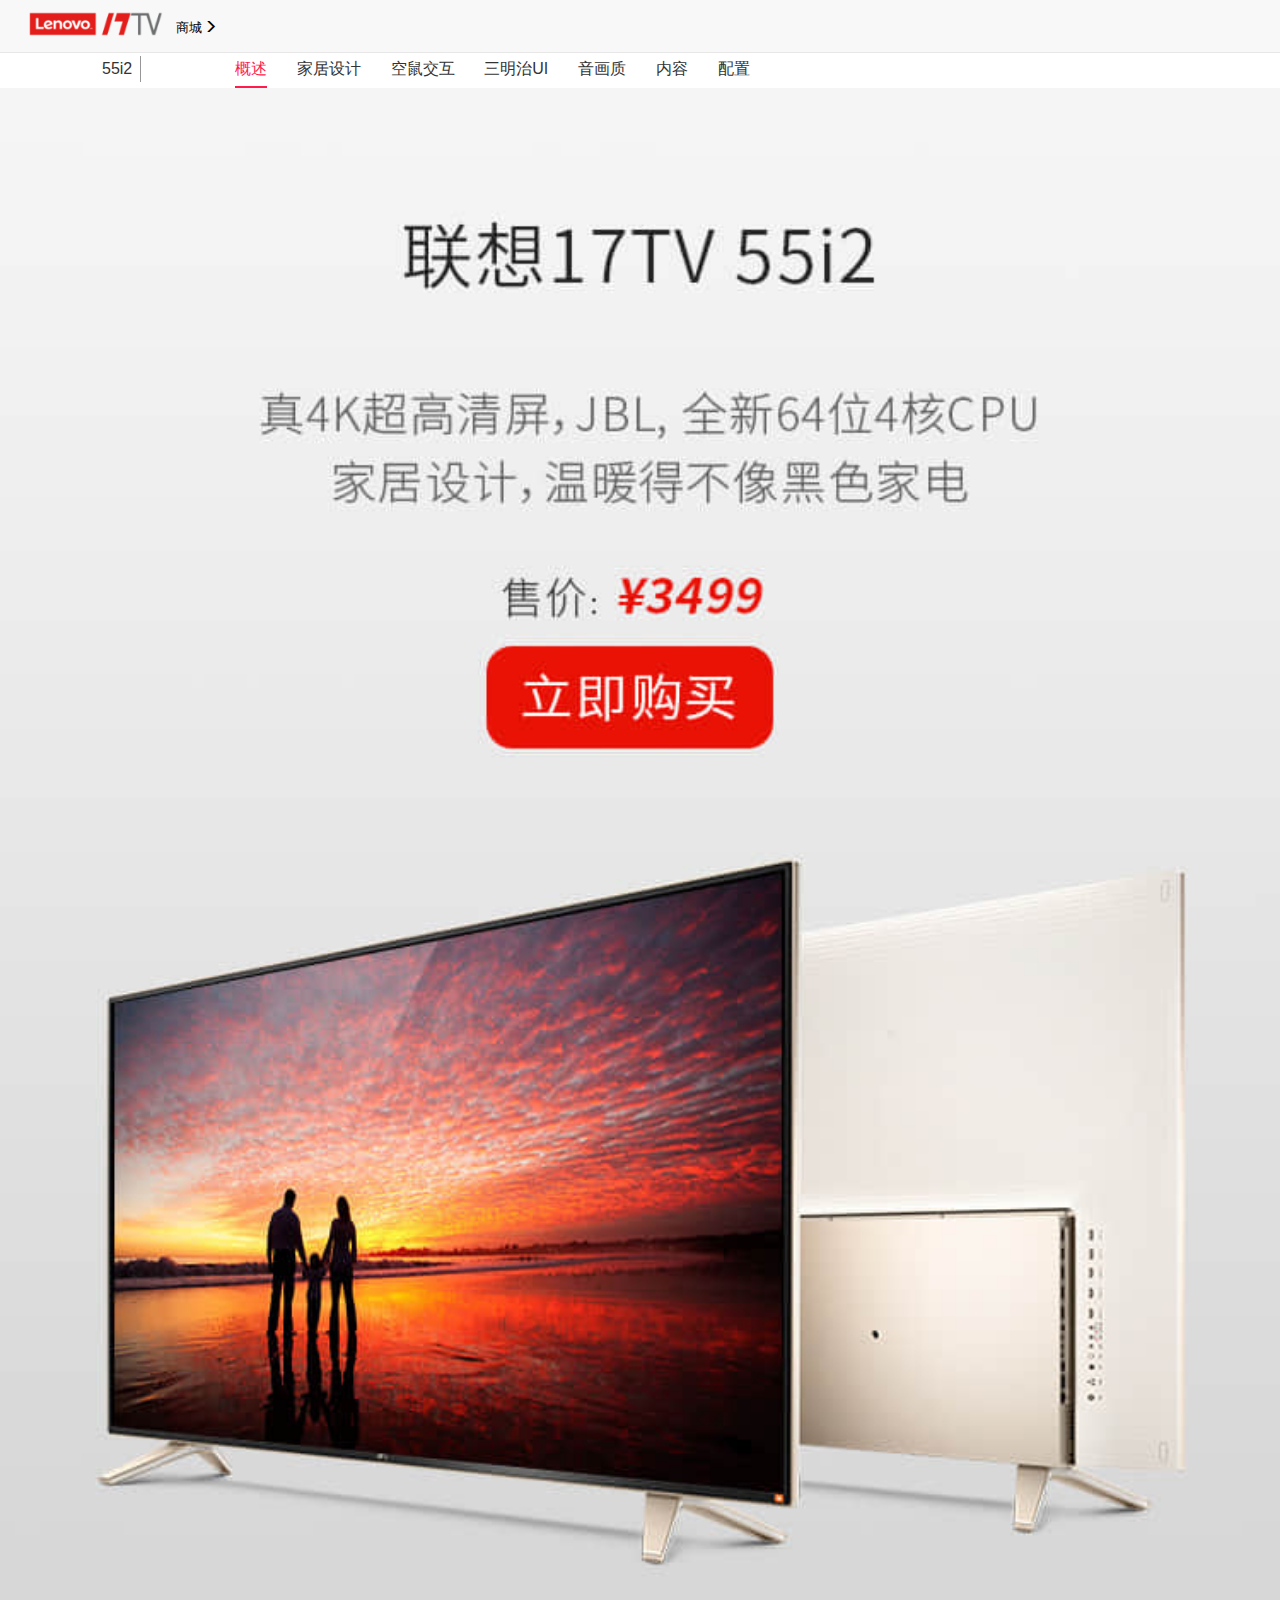
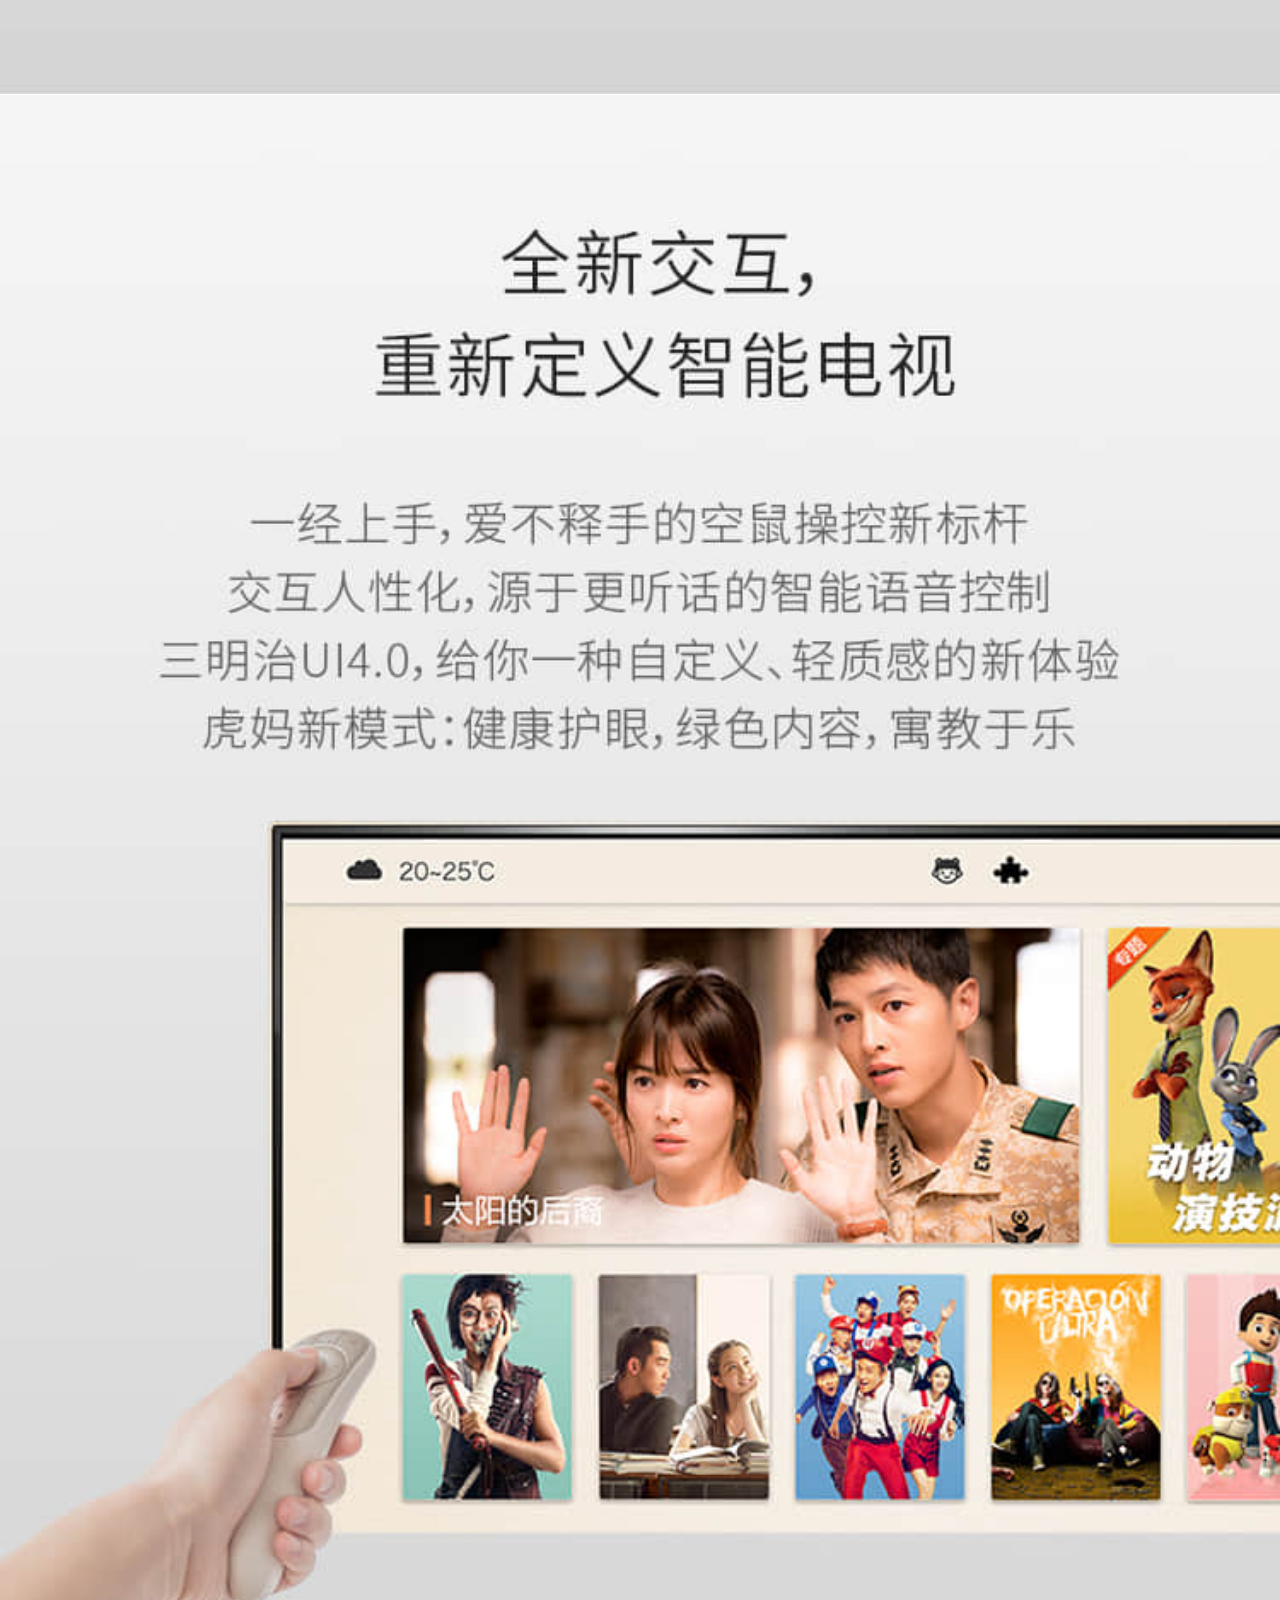
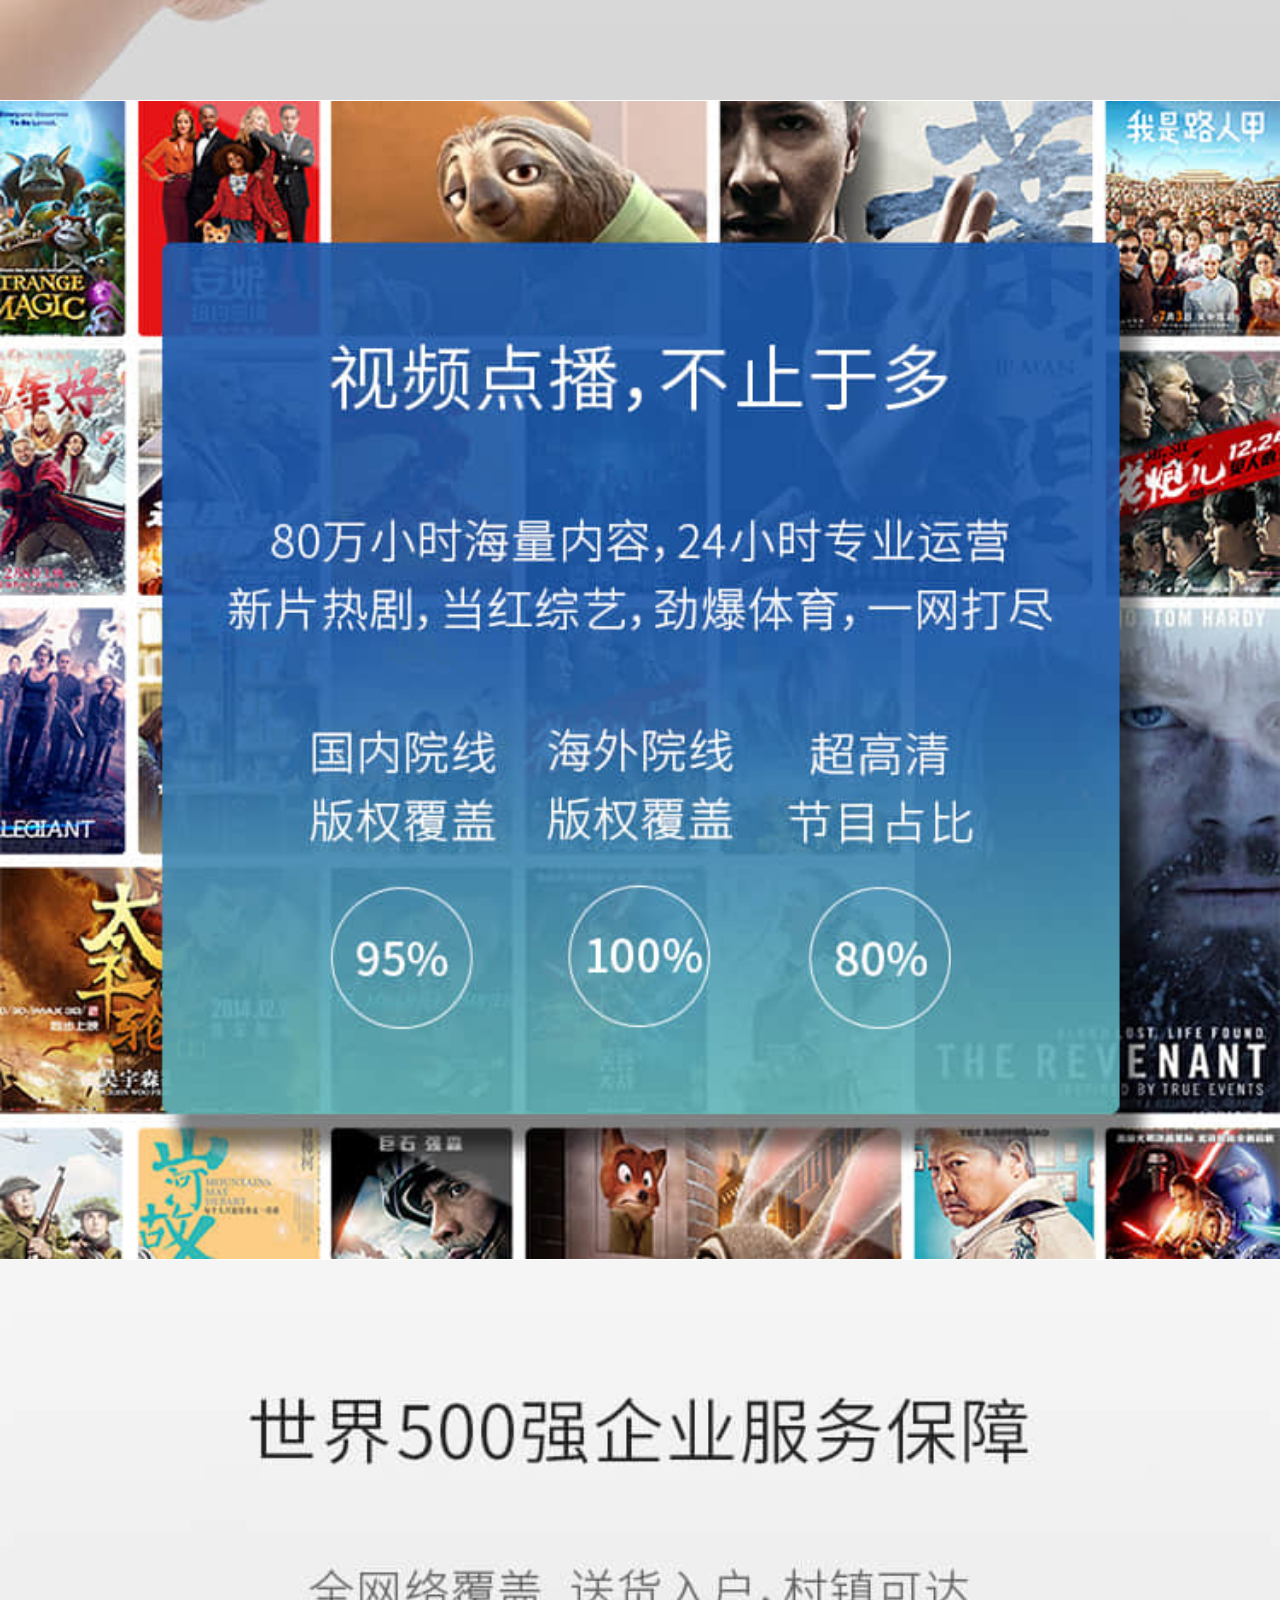
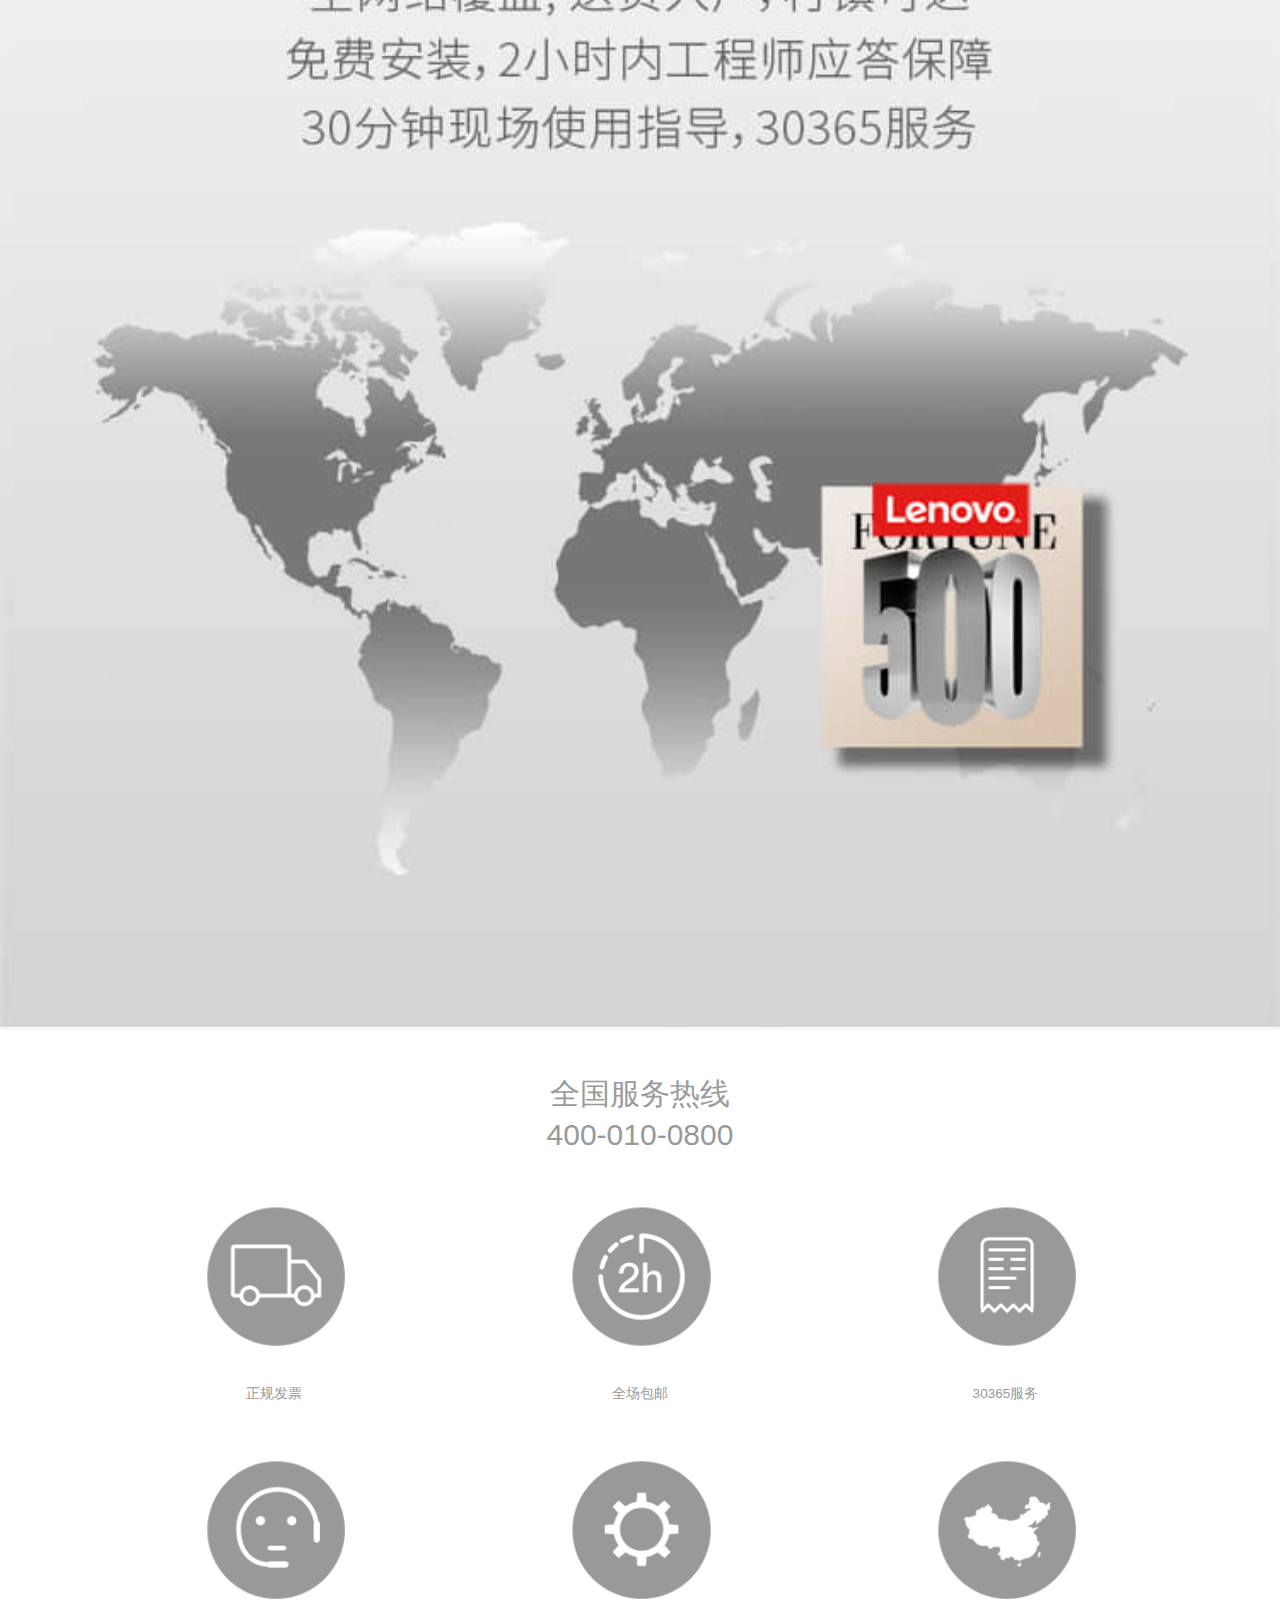
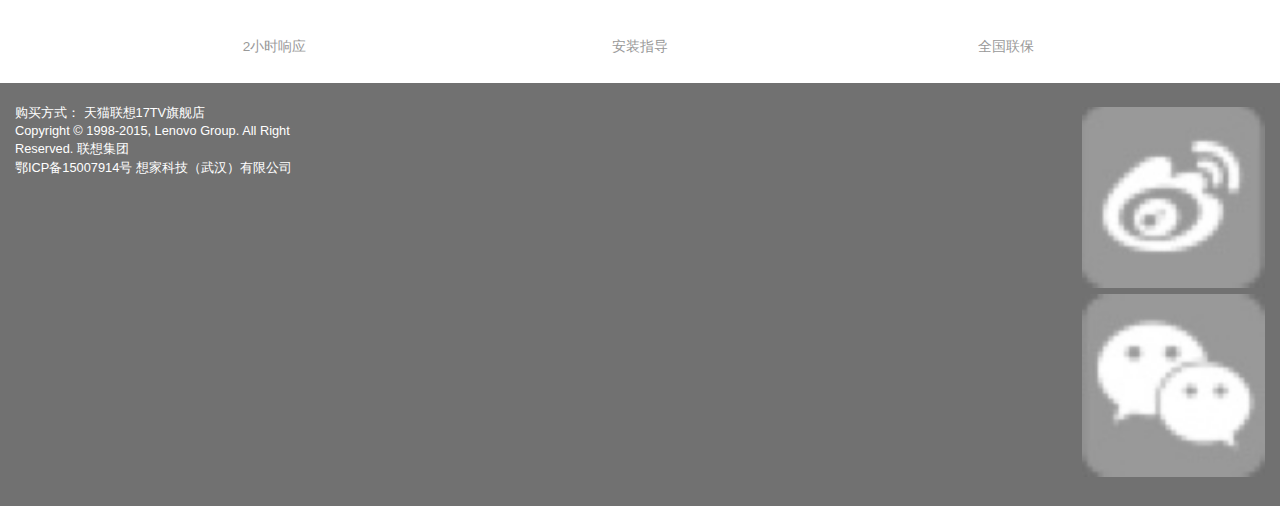
<file: html/55pinPaiGuShi.html>
<!DOCTYPE html>
<html>
<head>
    <meta charset="utf-8">
    <meta name="viewport" content="width=device-width, initial-scale=1, maximum-scale=1, user-scalable=no">
        <title>品牌故事--55英寸</title>
    <link rel="stylesheet" type="text/css" href="../less/index.css">
    <link rel="stylesheet" type="text/css" href="../less/pinPaiGuShi.css">
    <link rel="stylesheet" type="text/css" href="../less/bootstrap.min.css">
    <link rel="stylesheet" href="../less/common.css">
    <style type="text/css">
    </style>
</head>
<body>
<div class="container-fluid" id="pinPaiGuShi">
    <div class="row main-nav">
        <nav class="navbar navbar-default navbar-fixed-top ">
          <div class="container-fluid">
            <div class="navbar-header">
                 <button type="button" class="navbar-toggle collapsed main-nav-buttom pull-left top-black" data-toggle="collapse" data-target="#bs-example-navbar-collapse-5" aria-expanded="false">
                    <span class="sr-only">Toggle navigation</span>
                    <span class="icon-bar"></span>
                    <span class="icon-bar"></span>
                    <span class="icon-bar"></span>
               </button>
               <a href="../index.html" class="main_logo">
                   
               </a>
              <a href="https://17tv.world.tmall.com/shop/view_shop.htm" class="mall pull-right">商城<i class="glyphicon glyphicon-menu-right"></i></a>
            </div>
          </div>
        </nav>
    </div>
    <ul class="lll">
        <li myAttr="1"><a href="../html/pinPaiLiShi.html">品牌故事</a></li>
        <li myAttr="2"><a href="../html/55pinPaiGuShi.html">55英寸</a></li>
        <li myAttr="3"><a href="../html/50pinPaiGuShi.html">50英寸</a></li>
       <li myAttr="4"><a href="../html/pinPaiGuShi.html">43英寸</a></li>
        <li myAttr="5"><a href="../html/peijian.html">精选配件</a></li>
        <li myAttr="6"><a href="../html/guanYingKa.html">尊享观影卡</a></li>
        <li myAttr="7"><a href="../html/shouHouFuWu.html">售后服务</a></li>
        <li myAttr="8"><a href="http://bbs.17tv.com/">官方论坛</a></li>
        <li myAttr="9"><a href="https://17tv.world.tmall.com/shop/view_shop.htm">在线商城</a></li>
    </ul>
    <div class="row run_list">
        <div class="run_list_h">
          55i2
        </div>
        <ul class="clearfix banner-nav" data="hammer">
          <li class="Selected">概述</li>
          <li>家居设计</li>
          <li>空鼠交互</li>
          <li>三明治UI</li>
          <li>音画质</li>
          <li>内容</li>
          <li>配置</li>
        </ul>
    </div>
    <div class="row photo_box">
        <ul class="clearifx">
        <li class="li1"><a href="https://detail.m.tmall.com/item.htm?id=532703926552&wp_m=link_2465&wp_pk=shop/mall_index_2473048243_12663359&wp_app=weapp&spm=a320p.7692171.1998705856.i1&sku_properties=5919063:6536025"><img src="../img/55a.jpg"  alt=""></a><img src="../img/55012.jpg"  alt=""><img src="../img/55013.jpg"  alt=""><img src="../img/55014.jpg"  alt=""></li>
            <li><img src="../img/55021.jpg" alt=""><img src="../img/55022.jpg" alt=""><img src="../img/55023.jpg" alt=""><img src="../img/55024.jpg" alt=""></li>
            <li><img src="../img/55031.jpg" alt=""><img src="../img/55032.jpg" alt=""></li>
            <li><img src="../img/55041.jpg"  alt=""><img src="../img/55042.jpg"  alt=""><img src="../img/55043.jpg"  alt=""><img src="../img/55044.jpg"  alt=""><img src="../img/55045.jpg"  alt=""></li>
            <li><img src="../img/55051.jpg"  alt=""><img src="../img/55052.jpg"  alt=""><img src="../img/55053.jpg"  alt=""><img src="../img/55054.jpg"  alt=""><img src="../img/55055.jpg"  alt=""><img src="../img/55056.jpg"  alt=""><img src="../img/55057.jpg"  alt=""></li>
            <li><img src="../img/55061.jpg"  alt=""><img src="../img/55062.jpg"  alt=""><img src="../img/55063.jpg"  alt=""></li>
            <li><img src="../img/55071.jpg"  alt=""><img src="../img/55072.jpg"  alt=""><img src="../img/55073.jpg"  alt=""><img src="../img/55074.jpg"  alt=""></li>
        </ul>
    </div>
    <div class="row service border_top">
        <div class="col-xs-10 col-xs-offset-1">
            <header class="text-center">
                <h2>
                    <div>全国服务热线</div>
                    <p>400-010-0800</p>
                </h2>
            </header>
            <div class="row text-center">
                <div class="col-xs-4 ">
                    <img id="1" src="../img/sevice_05.jpg" alt="">
                    <p>
                        <small>正规发票</small>
                    </p>
                </div>
                <div class="col-xs-4">
                   <img id="2" src="../img/sevice_03.jpg" alt="">
                   <p>
                     <small>全场包邮</small>
                   </p>
                </div>
                <div class="col-xs-4">
                    <img id="3" src="../img/sevice_12.jpg" alt="">
                    <p>
                        <small>30365服务</small>
                    </p>
                </div>
            </div>
            <div class="row text-center">
                <div class="col-xs-4">
                    <img id="4" src="../img/sevice_13.jpg" alt="">
                    <p>
                        <small>2小时响应</small>
                    </p>
                </div>
                <div class="col-xs-4">
                    <img id="5" src="../img/sevice_07.jpg" alt="">
                    <p>
                        <small>安装指导</small>
                    </p>
                </div>
                <div class="col-xs-4">
                    <img id="6" src="../img/sevice_14.jpg" alt="">
                    <p>
                        <small>全国联保</small>
                    </p>
                </div>
            </div>
        </div>
    </div>
    <footer class="footer row">
        <div class="col-xs-10">
            <p>
                <span>购买方式：</span>
                <span>天猫联想17TV旗舰店</span>
            </p>
            <p>
               <span>Copyright  ©  1998-2015, Lenovo Group. All Right</span>
            </p>
            <p>
                <span>Reserved. 联想集团</span>
            </p>
            <p>
                鄂ICP备15007914号 想家科技（武汉）有限公司
            </p>
        </div>
          <div class="col-xs-2 share">
                <div>
                    <img src="../img/share_weixin.jpg" alt="">
                    <img src="../img/share_weibo.jpg" alt="">
                </div>
        </div>
    </footer>
</div>
<script type="text/javascript" src="../js/jquery2.1.4.min.js"></script>
<script type="text/javascript" src="../js/bootstrap.min.js"></script>
<script type="text/javascript" src="../js/hammer.js"></script>
<script src="../js/jquery.hammer.js"></script>
<script src="../js/index.js"></script>
<script src="../js/pinPpaiGuShi.js"></script>
</body>
</html>
</file>
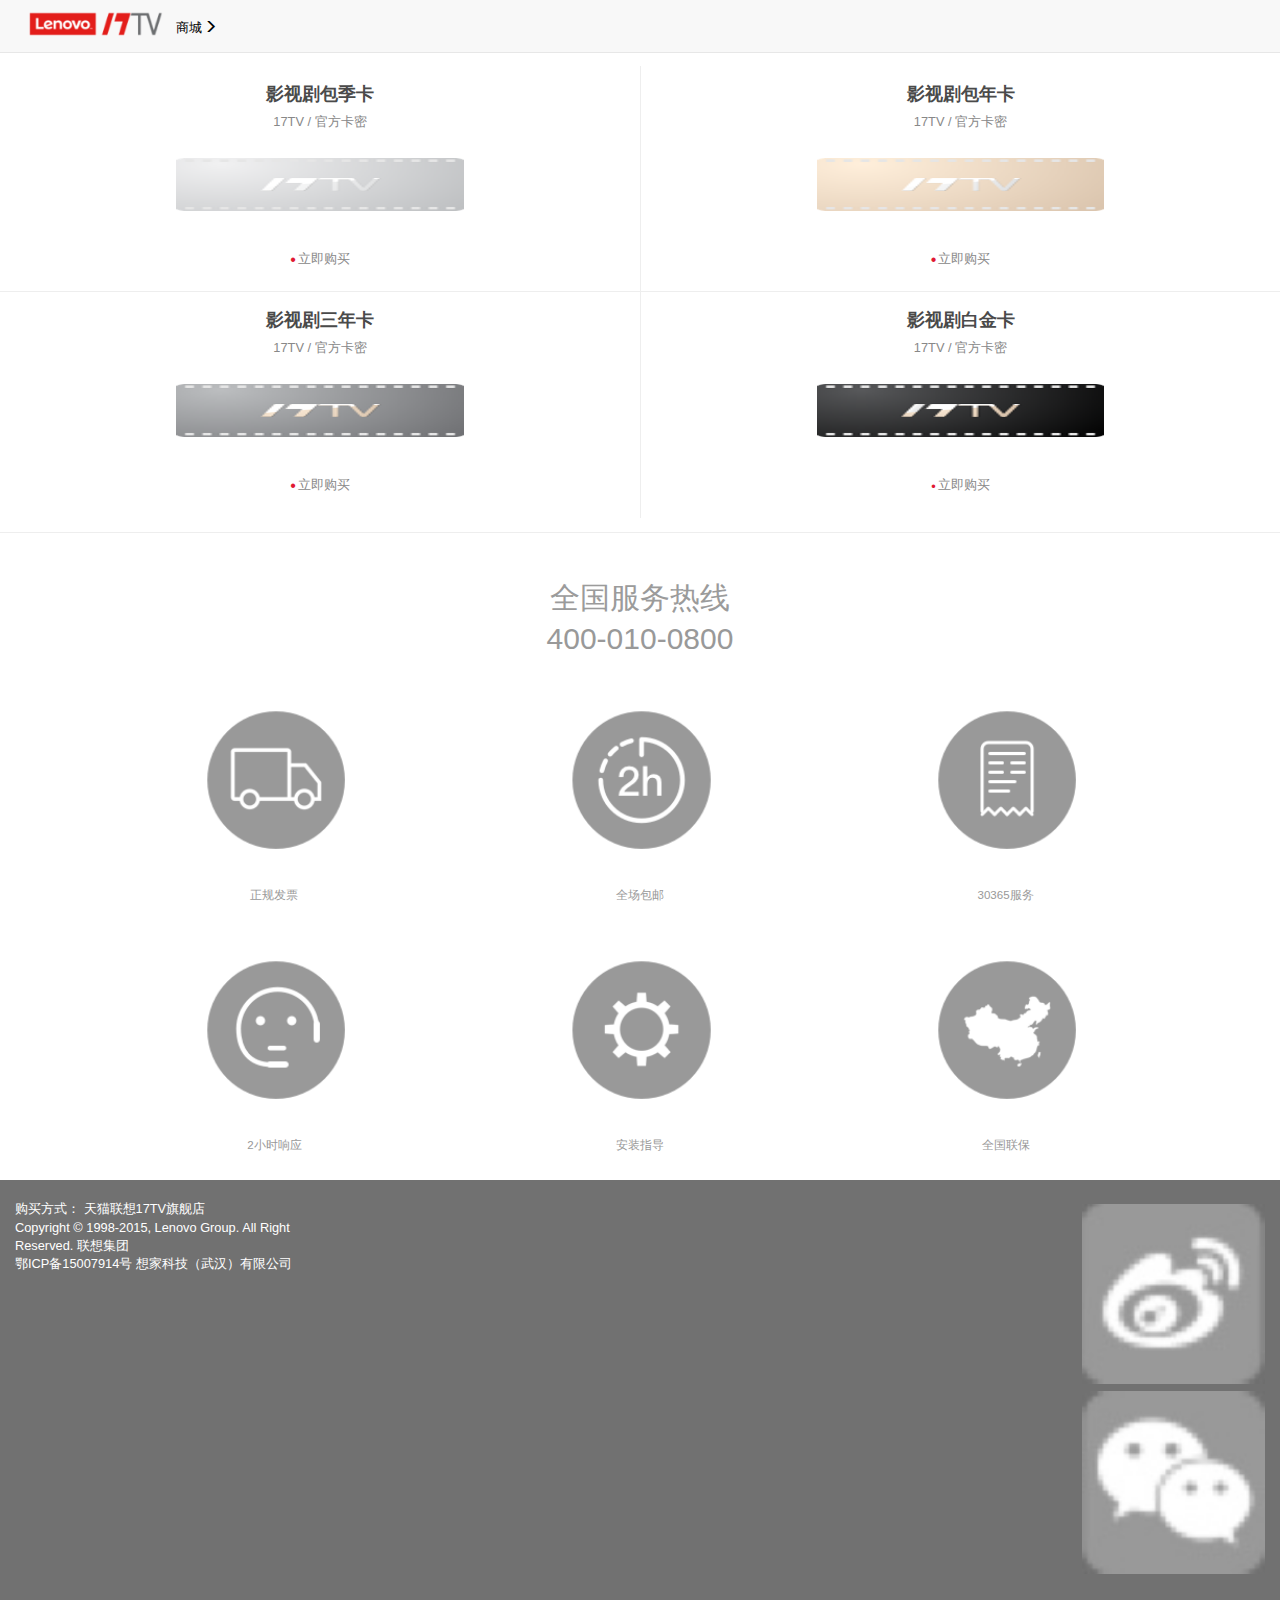
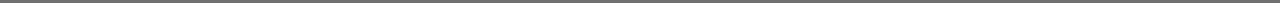
<file: html/guanYingKa.html>
<!DOCTYPE html>
<html>
<head>
    <meta charset="utf-8">
    <meta name="viewport" content="width=device-width, initial-scale=1, maximum-scale=1, user-scalable=no">
        <title>TV——vip</title>
    <link rel="stylesheet" type="text/css" href="../less/index.css">
    <link rel="stylesheet" type="text/css" href="../less/peijian.css">
    <link rel="stylesheet" type="text/css" href="../less/guanYingKa.css">
    <link rel="stylesheet" type="text/css" href="../less/bootstrap.min.css">
    <link rel="stylesheet" href="../less/common.css">
    <style type="text/css">
    </style>
</head>
<body>
<div class="container-fluid">
    <div class="row main-nav">
        <nav class="navbar navbar-default navbar-fixed-top ">
          <div class="container-fluid">
            <div class="navbar-header">
                 <button type="button" class="navbar-toggle collapsed main-nav-buttom pull-left top-black" data-toggle="collapse" data-target="#bs-example-navbar-collapse-5" aria-expanded="false">
                    <span class="sr-only">Toggle navigation</span>
                    <span class="icon-bar"></span>
                    <span class="icon-bar"></span>
                    <span class="icon-bar"></span>
               </button>
               <a href="../index.html" class="main_logo">
                   
               </a>
              <a href="https://17tv.world.tmall.com/shop/view_shop.htm" class="mall pull-right">商城<i class="glyphicon glyphicon-menu-right"></i></a>
            </div>
          </div>
        </nav>
    </div>
    <ul class="lll">
        <li myAttr="1"><a href="../html/pinPaiLiShi.html">品牌故事</a></li>
        <li myAttr="2"><a href="../html/55pinPaiGuShi.html">55英寸</a></li>
        <li myAttr="3"><a href="../html/50pinPaiGuShi.html">50英寸</a></li>
       <li myAttr="4"><a href="../html/pinPaiGuShi.html">43英寸</a></li>
        <li myAttr="5"><a href="../html/peijian.html">精选配件</a></li>
        <li myAttr="6"><a href="../html/guanYingKa.html">尊享观影卡</a></li>
        <li myAttr="7"><a href="../html/shouHouFuWu.html">售后服务</a></li>
        <li myAttr="8"><a href="http://bbs.17tv.com/">官方论坛</a></li>
        <li myAttr="9"><a href="https://17tv.world.tmall.com/shop/view_shop.htm">在线商城</a></li>
    </ul>
      <div id="vip_thing_table" class="row thing_table border_bottom clearfix">
          <div class="list clearfix" id="peijian_list">
                <div class="col-xs-6">
                  <ul>
                      <li>
                          <h5>
                              <strong>影视剧包季卡</strong>
                          </h5>
                          <small>17TV / 官方卡密</small>
                          <a href="https://detail.m.tmall.com/item.htm?spm=a320p.7692363.0.0&id=521346349758&pic=//img.alicdn.com/bao/uploaded/i3/TB1gF_OKpXXXXayXVXXXXXXXXXX_!!0-item_pic.jpg_Q30s150.jpg&itemTitle=联想%2017TV智能电视%20%20影视剧包季卡%20%20官方卡密&price=169.00&from=h5" title="">
                                  <img class="vip_vip"  src="../img/ka4.png" alt="" >
                          </a>
                          <p>
                            <span> • </span><small><a>立即购买</a></small>
                          </p>
                      </li>
                       <li class="border_none">
                           <h5>
                              <strong>影视剧三年卡</strong>
                          </h5>
                          <small>17TV / 官方卡密 </small>          <a  href="https://detail.m.tmall.com/item.htm?spm=a320p.7692363.0.0&id=521369770844&pic=//img.alicdn.com/bao/uploaded/i3/TB14DH3KpXXXXbiXpXXXXXXXXXX_!!0-item_pic.jpg_Q30s150.jpg&itemTitle=联想%2017TV智能电视%20影视剧三年卡%20官方卡密&price=1170.00&from=h5" title="">
                                <img class="vip_vip"  src="../img/ka2.png" alt="" >
                          </a>
                          <p>
                            <span> • </span><small><a>立即购买</a></small>
                          </p>
                      </li>
                  </ul>
                </div>
                <div class="col-xs-6  border_left">
                    <ul>
                      <li>
                          <h5>
                              <strong>影视剧包年卡</strong>
                          </h5>
                          <small>17TV /   官方卡密 </small>        <a href="https://detail.m.tmall.com/item.htm?spm=a320p.7692363.0.0&id=521346489581&pic=//img.alicdn.com/bao/uploaded/i4/TB1b7jFKpXXXXbDaXXXXXXXXXXX_!!0-item_pic.jpg_Q30s150.jpg&itemTitle=联想%2017TV智能电视%20%20影视剧包年卡%20%20官方卡密&price=399.00&from=h5">
                                  <img class="vip_vip"  src="../img/ka1.png" alt="" >
                          </a>
                          <p>
                            <span> • </span><small><a>立即购买</a></small>
                          </p>
                      </li>
                       <li  class="border_none">
                           <h5>
                              <strong>影视剧白金卡</strong>
                          </h5>
                          <small>17TV / 官方卡密                      <a href="https://detail.m.tmall.com/item.htm?spm=a320p.7692363.0.0&id=524362778402&pic=//img.alicdn.com/bao/uploaded/i3/TB1KegXKpXXXXaSXXXXXXXXXXXX_!!0-item_pic.jpg_Q30s150.jpg&itemTitle=联想%2017TV智能电视%20专用白金卡%20官方卡密&price=1999.00&from=h5" title="">
                                  <img class="vip_vip"  src="../img/ka3.png" alt="">
                          </a>
                          <p>
                            <span> • </span><small><a>立即购买</a></small>
                          </p>
                      </li>
                  </ul>
                </div>
            </div>
      </div>
        <div class="row service">
            <div class="col-xs-10 col-xs-offset-1">
                <header class="text-center">
                    <h2>
                        <div>全国服务热线</div>
                        <p>400-010-0800</p>
                    </h2>
                </header>
                <div class="row text-center">
                    <div class="col-xs-4">
                        <img src="../img/sevice_05.jpg" alt="">
                        <p>
                            <small>正规发票</small>
                        </p>
                    </div>
                    <div class="col-xs-4">
                       <img src="../img/sevice_03.jpg" alt="">
                       <p>
                         <small>全场包邮</small>
                       </p>
                    </div>
                    <div class="col-xs-4">
                        <img src="../img/sevice_12.jpg" alt="x  ">
                        <p>
                            <small>30365服务</small>
                        </p>
                    </div>
                </div>
                <div class="row text-center">
                    <div class="col-xs-4">
                        <img src="../img/sevice_13.jpg" alt="">
                        <p>
                            <small>2小时响应</small>
                        </p>
                    </div>
                    <div class="col-xs-4">
                        <img src="../img/sevice_07.jpg" alt="">
                        <p>
                            <small>安装指导</small>
                        </p>
                    </div>
                    <div class="col-xs-4">
                        <img src="../img/sevice_14.jpg" alt="">
                        <p>
                            <small>全国联保</small>
                        </p>
                    </div>
                </div>
            </div>
        </div>
        <footer class="footer row">
            <div class="col-xs-10">
                <p>
                    <span>购买方式：</span>
                    <span>天猫联想17TV旗舰店</span>
                </p>
                <p>
                   <span>Copyright  ©  1998-2015, Lenovo Group. All Right</span>
                </p>
                <p>
                    <span>Reserved. 联想集团</span>
                </p>
                <p>
                    鄂ICP备15007914号 想家科技（武汉）有限公司
                </p>
            </div>
              <div class="col-xs-2 share">
                    <div>
                        <img src="../img/share_weixin.jpg" alt="">
                        <img src="../img/share_weibo.jpg" alt="">
                    </div>
            </div>
        </footer>
</div>
<script type="text/javascript" src="../js/jquery2.1.4.min.js"></script>
<script type="text/javascript" src="../js/bootstrap.min.js"></script>
<script src="../js/index.js" type="text/javascript" charset="utf-8" async defer></script>
</body>
</html>
</file>
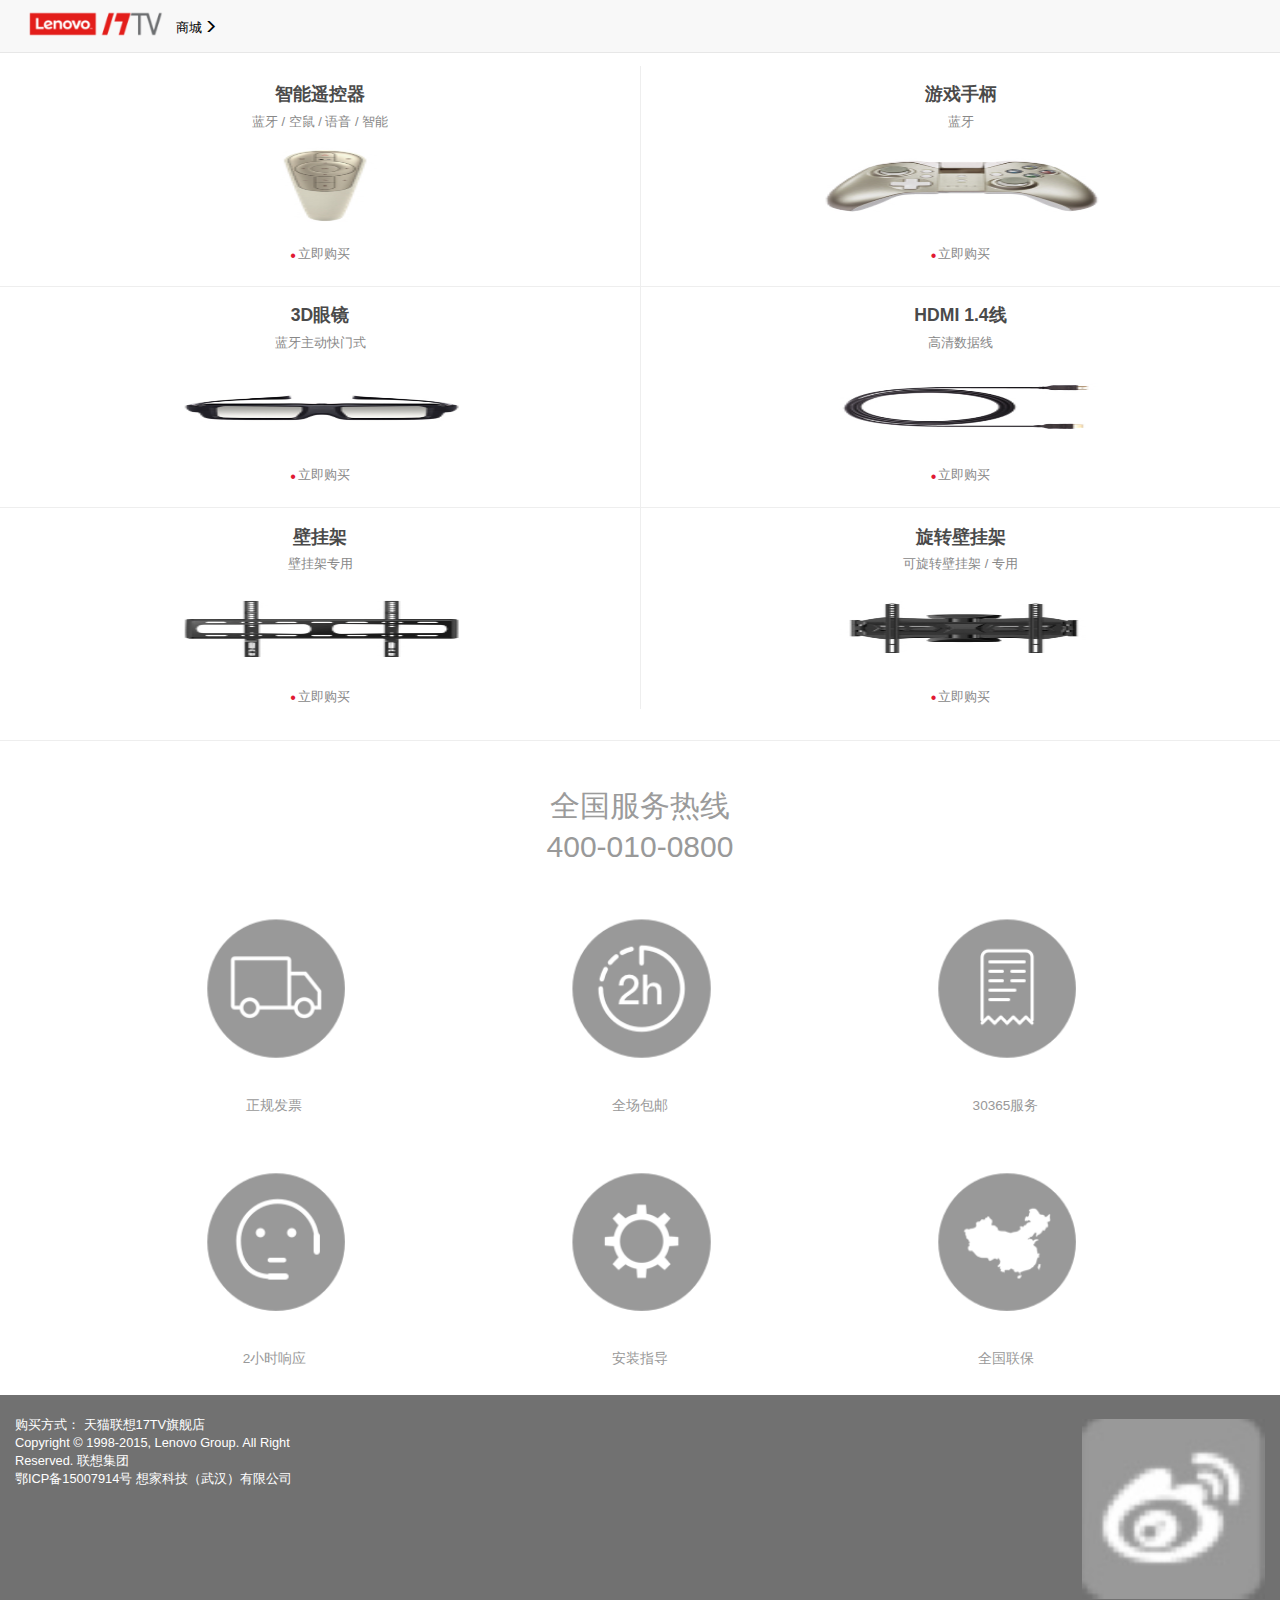
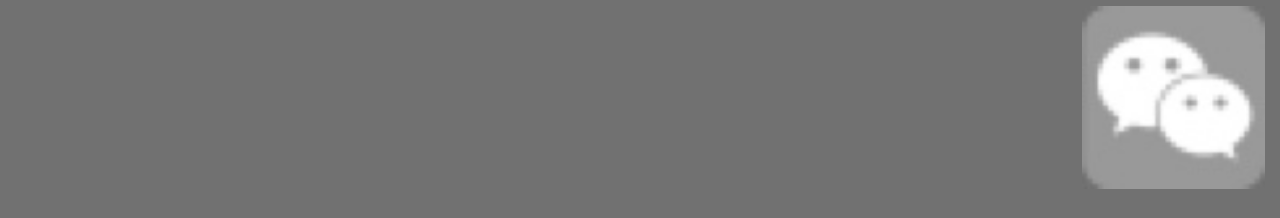
<file: html/peijian.html>
<!DOCTYPE html>
<html>
<head>
    <meta charset="utf-8">
    <meta name="viewport" content="width=device-width, initial-scale=1, maximum-scale=1, user-scalable=no">
        <title>精选配件</title>
    <link rel="stylesheet" type="text/css" href="../less/index.css">
     <link rel="stylesheet" type="text/css" href="../less/peijian.css">
    <link rel="stylesheet" type="text/css" href="../less/bootstrap.min.css">
    <link rel="stylesheet" href="../less/common.css">
    <style type="text/css">
    </style>
</head>
<body>
<div class="container-fluid">
    <div class="row main-nav">
        <nav class="navbar navbar-default navbar-fixed-top ">
          <div class="container-fluid">
            <div class="navbar-header">
                 <button type="button" class="navbar-toggle collapsed main-nav-buttom pull-left top-black" data-toggle="collapse" data-target="#bs-example-navbar-collapse-5" aria-expanded="false">
                    <span class="sr-only">Toggle navigation</span>
                    <span class="icon-bar"></span>
                    <span class="icon-bar"></span>
                    <span class="icon-bar"></span>
               </button>
                <a href="../index.html" class="main_logo">
                   
               </a>
              <a href="https://17tv.world.tmall.com/shop/view_shop.htm" class="mall pull-right">商城<i class="glyphicon glyphicon-menu-right"></i></a>
            </div>
          </div>
        </nav>
    </div>
    <ul class="lll">
          <li myAttr="1"><a href="../html/pinPaiLiShi.html">品牌故事</a></li>
          <li myAttr="2"><a href="../html/55pinPaiGuShi.html">55英寸</a></li>
          <li myAttr="3"><a href="../html/50pinPaiGuShi.html">50英寸</a></li>
         <li myAttr="4"><a href="../html/pinPaiGuShi.html">43英寸</a></li>
          <li myAttr="5"><a href="../html/peijian.html">精选配件</a></li>
          <li myAttr="6"><a href="../html/guanYingKa.html">尊享观影卡</a></li>
          <li myAttr="7"><a href="../html/shouHouFuWu.html">售后服务</a></li>
          <li myAttr="8"><a href="http://bbs.17tv.com/">官方论坛</a></li>
          <li myAttr="9"><a href="https://17tv.world.tmall.com/shop/view_shop.htm">在线商城</a></li>
      </ul>
      <div class="row thing_table border_bottom clearfix">
          <div class="list clearfix" id="peijian_list">
                <div class="col-xs-6">
                  <ul>
                      <li>
                          <h5>
                              <strong>智能遥控器</strong>
                          </h5>
                          <small>蓝牙 / 空鼠 / 语音 / 智能 </small>
                          <a href="https://detail.m.tmall.com/item.htm?spm=a320p.7692363.0.0&id=526292293125&pic=//img.alicdn.com/bao/uploaded/i3/TB1aNaBLpXXXXb6XFXXXXXXXXXX_!!0-item_pic.jpg_Q30s150.jpg&itemTitle=联想%2017TV%20专用智能空鼠/体感/语音蓝牙%20电视遥控器&price=299.00&from=h5" title="">
                              <img src="../img/peijian6.jpg" class="peijian" alt="">
                          </a>
                          <p>
                            <span> • </span><small><a>立即购买</a></small>
                          </p>
                      </li>
                       <li>
                           <h5>
                              <strong>3D眼镜</strong>
                          </h5>
                          <small>蓝牙主动快门式</small>
                          <a href="https://17tv.tmall.com/p/rd382362.htm?spm=a1z10.4-b-s.w11361905-14589790415.6.Ict3SJ&scene=taobao_shop" title="">
                              <img src="../img/peijian4.jpg" class="peijian" alt="">
                          </a>
                          <p>
                            <span> • </span><small><a>立即购买</a></small>
                          </p>
                      </li>
                       <li class="border_none pad_b_none">
                           <h5>
                              <strong>壁挂架</strong>
                          </h5>
                          <small>壁挂架专用 </small>
                          <a href="https://detail.m.tmall.com/item.htm?spm=a320p.7692363.0.0&id=521403570606&pic=//img.alicdn.com/bao/uploaded/i4/TB159dwKFXXXXbDXXXXXXXXXXXX_!!0-item_pic.jpg_Q30s150.jpg&itemTitle=联想%2017TV%20智能平板电视%20专用普通挂架%20LX792SF&price=169.00&from=h5" title="">
                              <img src="../img/peijian3.jpg" class="peijian" alt="">
                          </a>
                          <p>
                            <span> • </span><small><a>立即购买</a></small>
                          </p>
                      </li>
                  </ul>
                </div>
                <div class="col-xs-6  border_left">
                    <ul>
                      <li>
                          <h5>
                              <strong>游戏手柄</strong>
                          </h5>
                          <small>蓝牙 </small>
                          <a href="https://17tv.tmall.com/p/rd382362.htm?spm=a1z10.4-b-s.w11361905-14589790415.6.Ict3SJ&scene=taobao_shop">
                              <img src="../img/peijian5.jpg" class="peijian">
                          </a>
                          <p>
                            <span> • </span><small><a>立即购买</a></small>
                          </p>
                      </li>
                       <li>
                           <h5>
                              <strong>HDMI 1.4线</strong>
                          </h5>
                          <small>高清数据线</small>
                          <a href="https://17tv.tmall.com/p/rd382362.htm?spm=a1z10.4-b-s.w11361905-14589790415.6.Ict3SJ&scene=taobao_shop" title="">
                              <img src="../img/peijian1.jpg" class="peijian" alt="" >
                          </a>
                          <p>
                            <span> • </span><small><a>立即购买</a></small>
                          </p>
                      </li>
                       <li  class="border_none pad_b_none">
                           <h5>
                              <strong>旋转壁挂架</strong>
                          </h5>
                          <small>可旋转壁挂架 / 专用 </small>
                          <a href="https://detail.m.tmall.com/item.htm?spm=a320p.7692363.0.0&id=521403570606&pic=//img.alicdn.com/bao/uploaded/i4/TB159dwKFXXXXbDXXXXXXXXXXXX_!!0-item_pic.jpg_Q30s150.jpg&itemTitle=联想%2017TV%20智能平板电视%20专用普通挂架%20LX792SF&price=169.00&from=h5" title="">
                              <img src="../img/peijian2.jpg" class="peijian " alt="">
                          </a>
                          <p>
                            <span> • </span><small><a>立即购买</a></small>
                          </p>
                      </li>
                  </ul>
                </div>
            </div>
      </div>
        <div class="row service">
            <div class="col-xs-10 col-xs-offset-1">
                <header class="text-center">
                    <h2>
                        <div>全国服务热线</div>
                        <p>400-010-0800</p>
                    </h2>
                </header>
                <div class="row text-center">
                    <div class="col-xs-4">
                        <img src="../img/sevice_05.jpg" alt="">
                        <p>
                            <small>正规发票</small>
                        </p>
                    </div>
                    <div class="col-xs-4">
                       <img src="../img/sevice_03.jpg" alt="">
                       <p>
                         <small>全场包邮</small>
                       </p>
                    </div>
                    <div class="col-xs-4">
                        <img src="../img/sevice_12.jpg" alt="">
                        <p>
                            <small>30365服务</small>
                        </p>
                    </div>
                </div>
                <div class="row text-center">
                    <div class="col-xs-4">
                        <img src="../img/sevice_13.jpg" alt="">
                        <p>
                            <small>2小时响应</small>
                        </p>
                    </div>
                    <div class="col-xs-4">
                        <img src="../img/sevice_07.jpg" alt="">
                        <p>
                            <small>安装指导</small>
                        </p>
                    </div>
                    <div class="col-xs-4">
                        <img src="../img/sevice_14.jpg" alt="">
                        <p>
                            <small>全国联保</small>
                        </p>
                    </div>
                </div>
            </div>
        </div>
        <footer class="footer row">
            <div class="col-xs-10">
                <p>
                    <span>购买方式：</span>
                    <span>天猫联想17TV旗舰店</span>
                </p>
                <p>
                   <span>Copyright  ©  1998-2015, Lenovo Group. All Right</span>
                </p>
                <p>
                    <span>Reserved. 联想集团</span>
                </p>
                <p>
                    鄂ICP备15007914号 想家科技（武汉）有限公司
                </p>
            </div>
              <div class="col-xs-2 share">
                    <div>
                        <img src="../img/share_weixin.jpg" alt="">
                        <img src="../img/share_weibo.jpg" alt="">
                    </div>
            </div>
        </footer>
</div>
<script type="text/javascript" src="../js/jquery2.1.4.min.js"></script>
<script type="text/javascript" src="../js/bootstrap.min.js"></script>
<script src="../js/index.js" type="text/javascript" charset="utf-8" async defer></script>
</body>
</html>
</file>
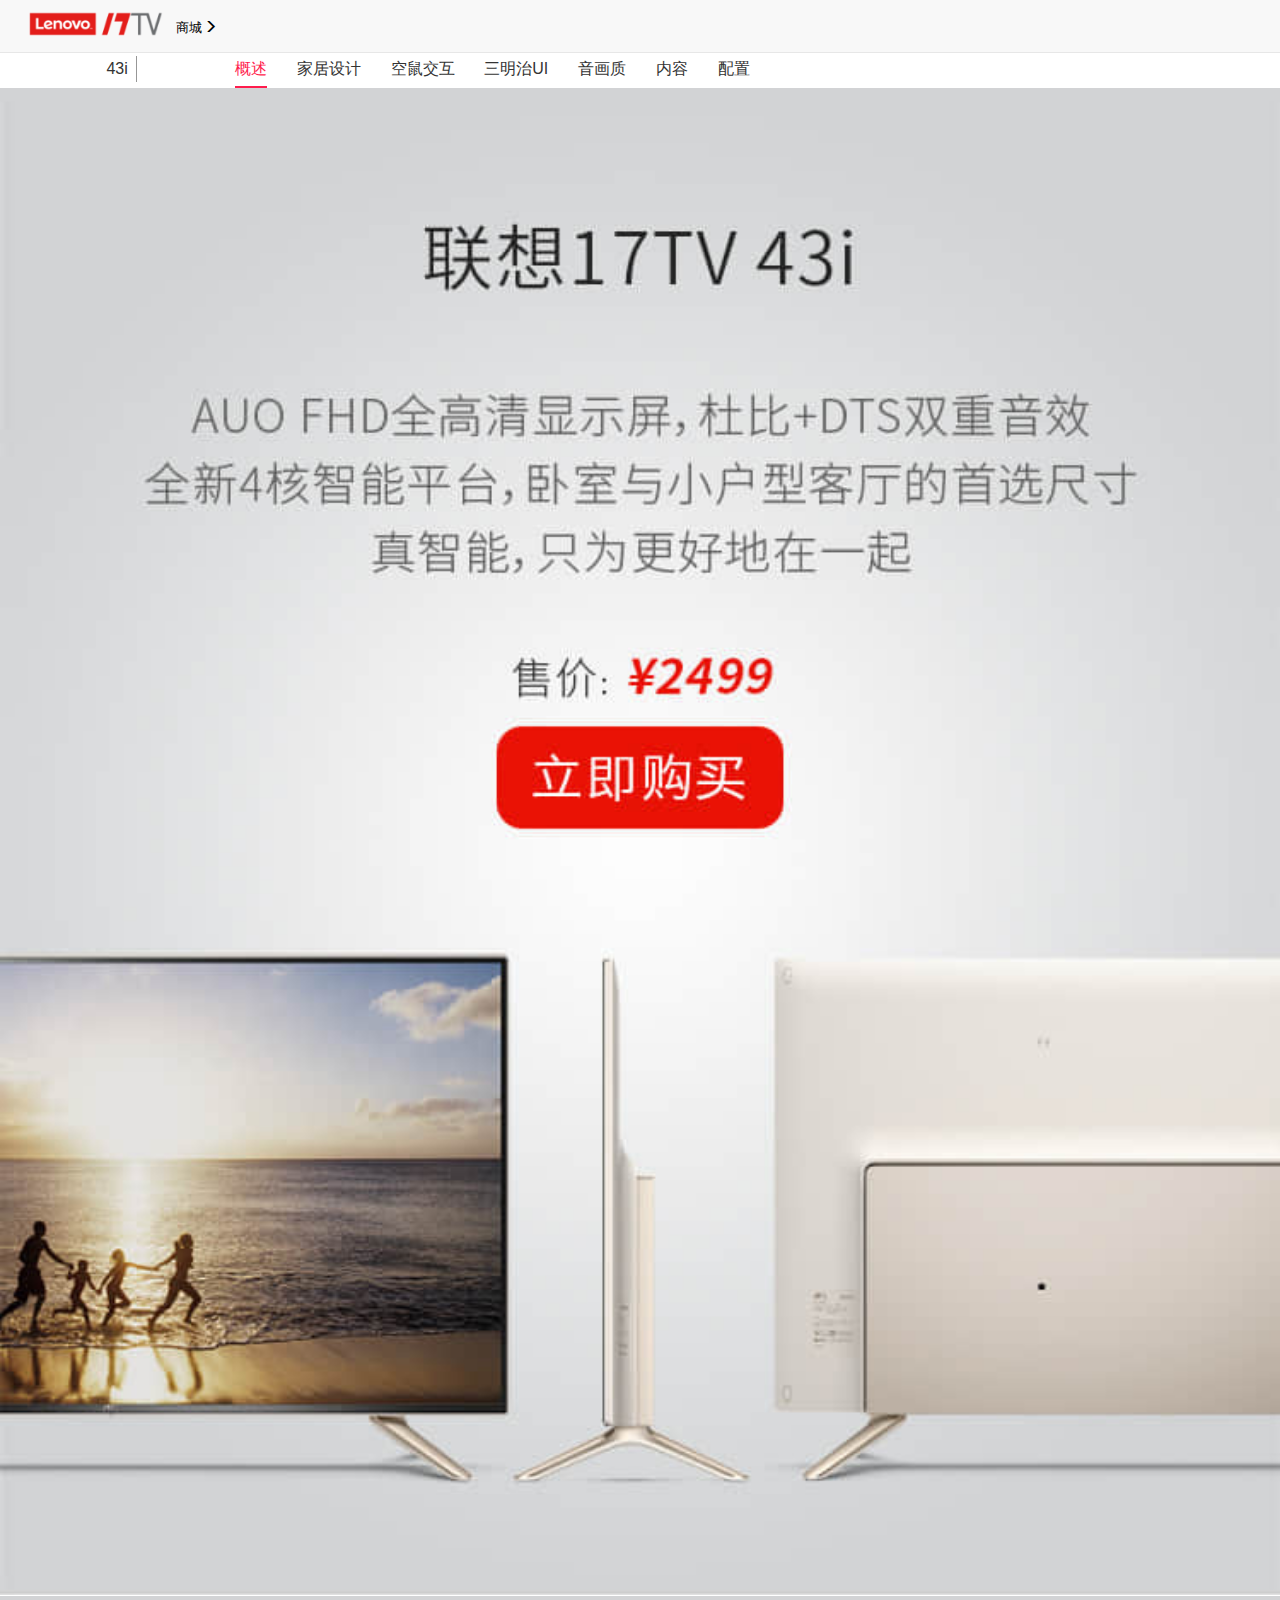
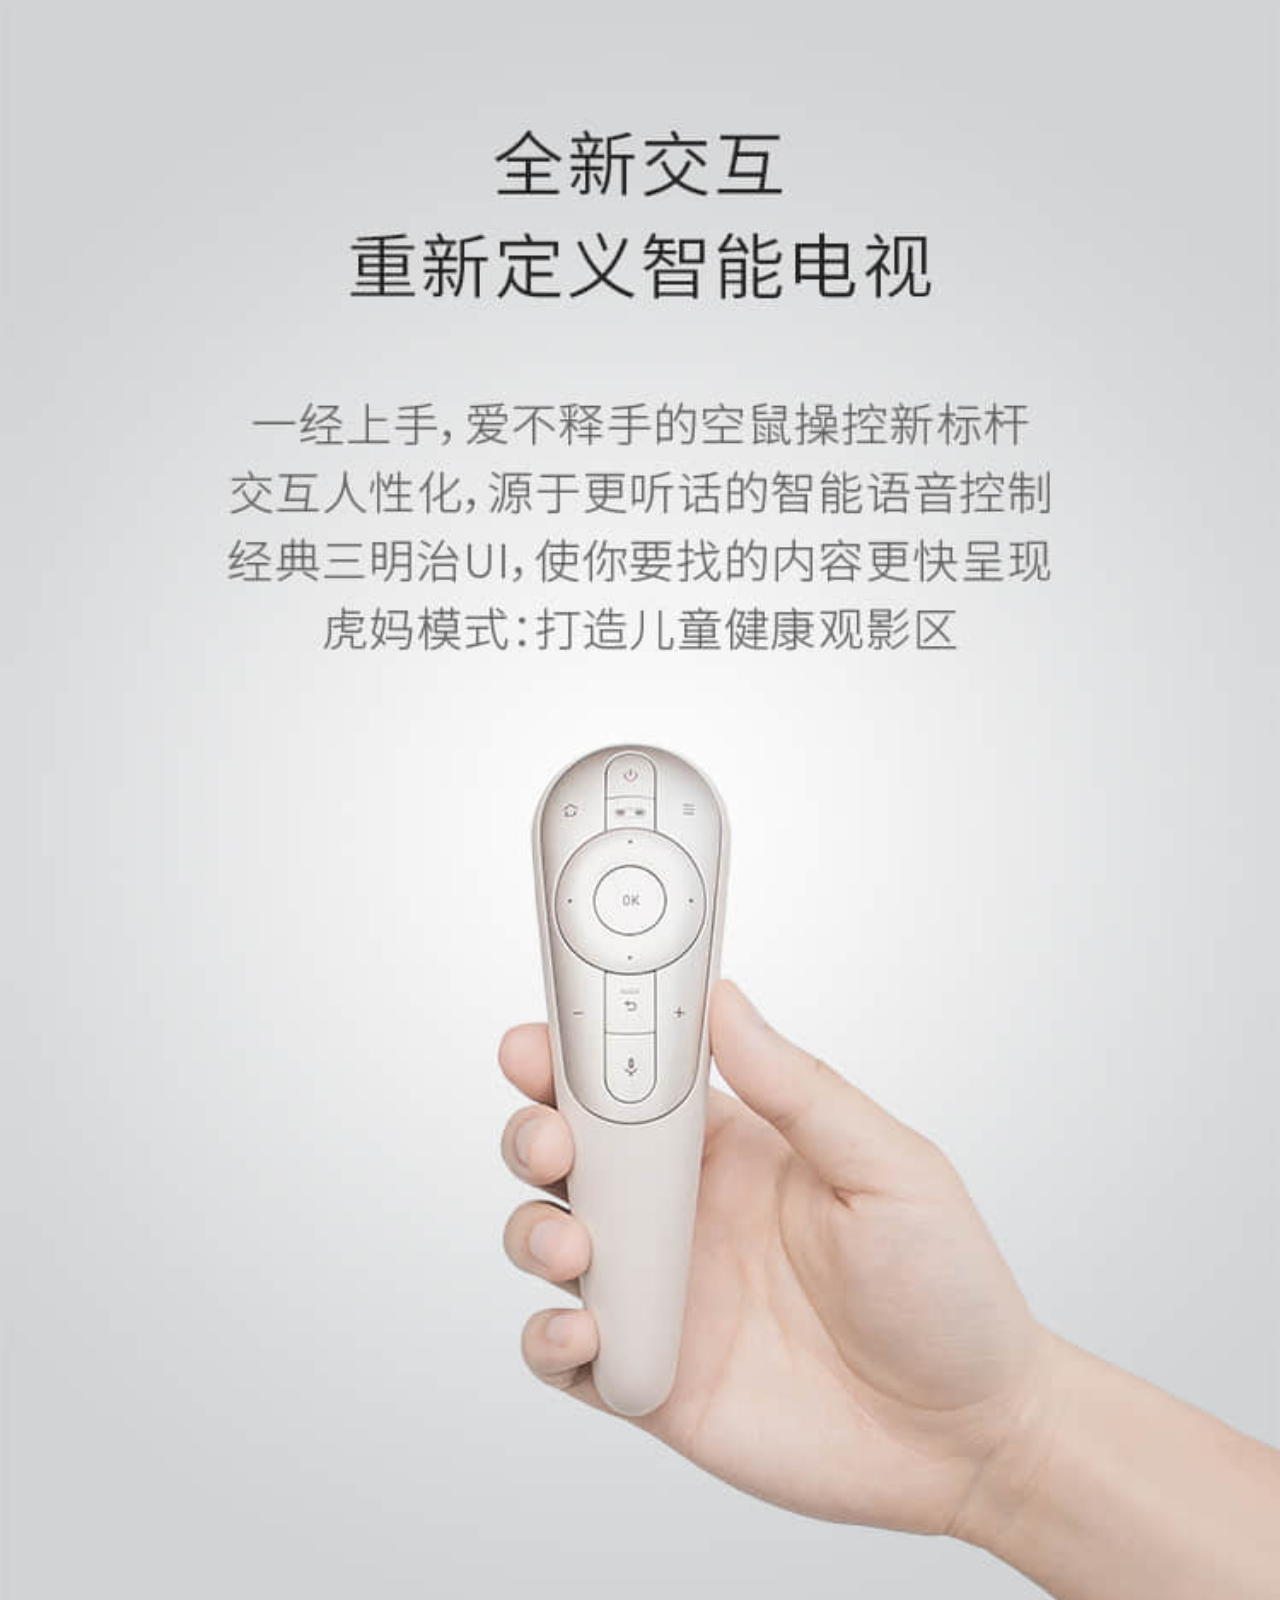
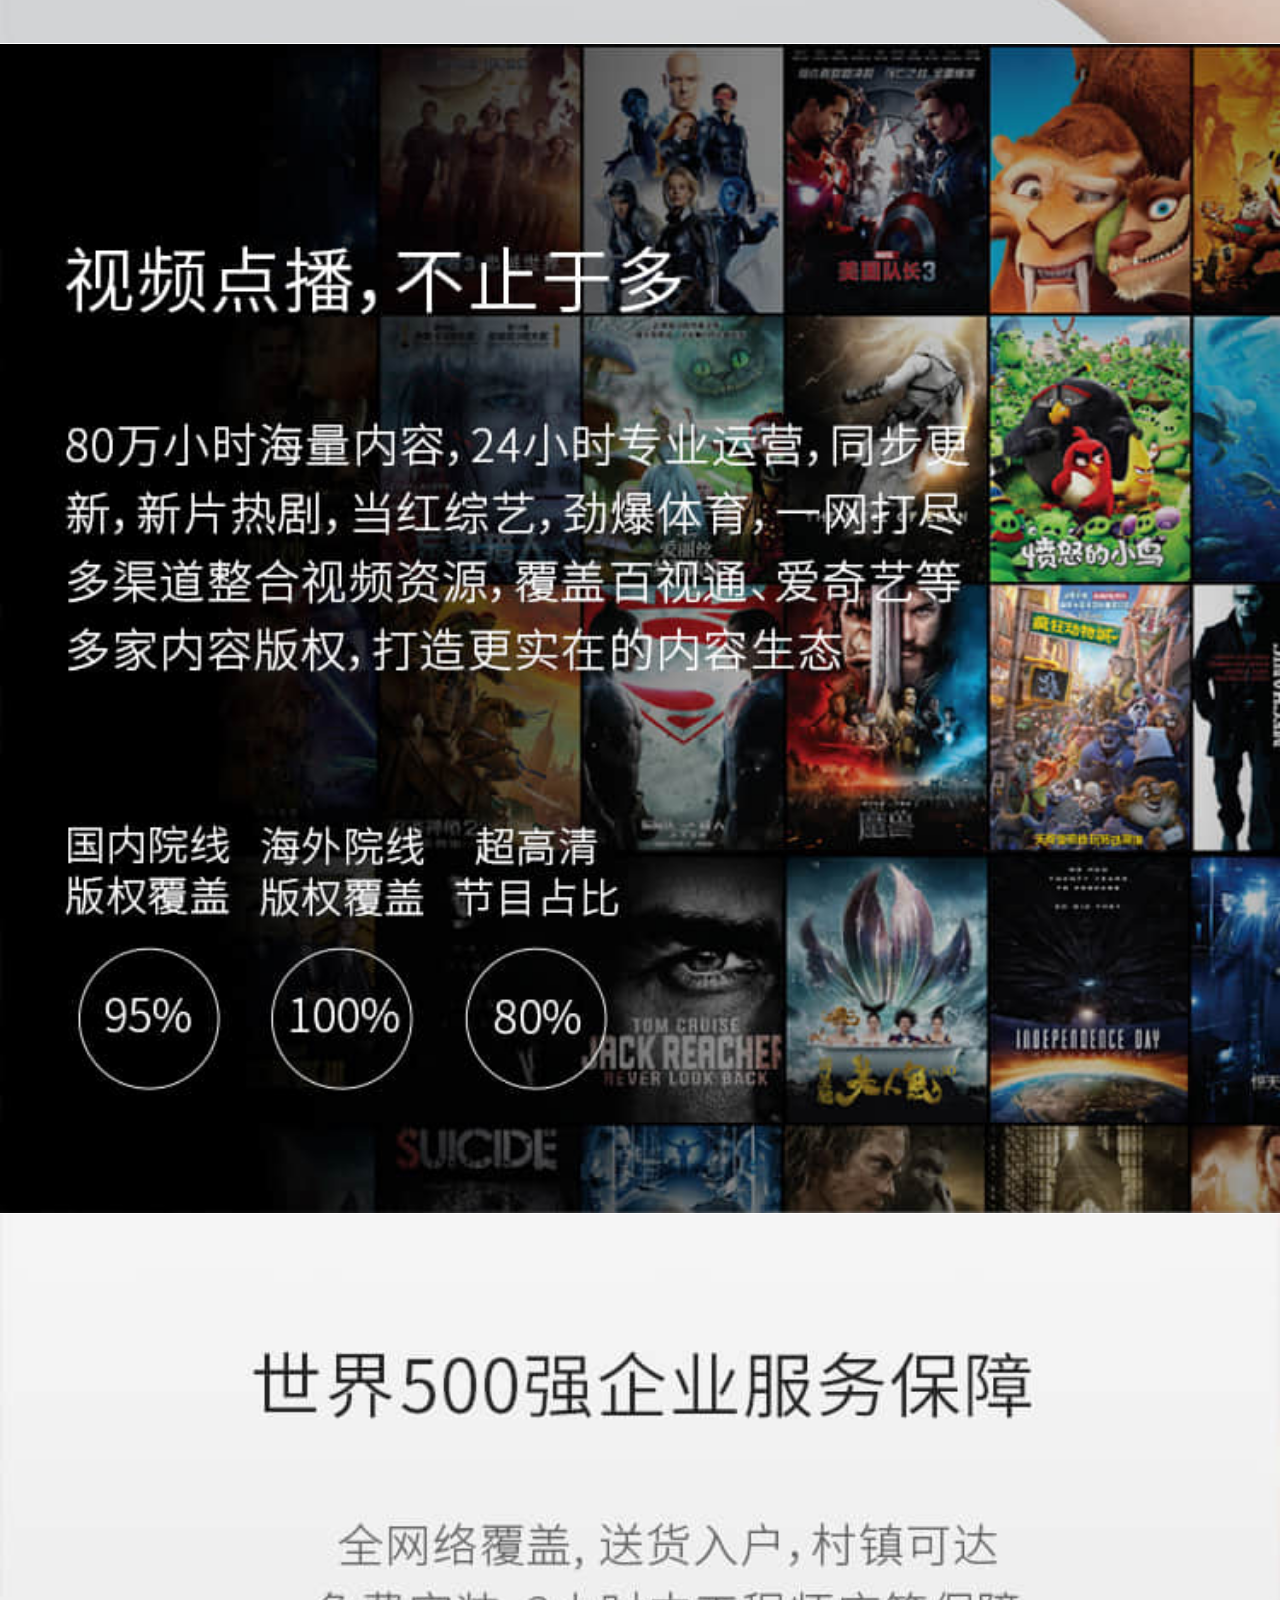
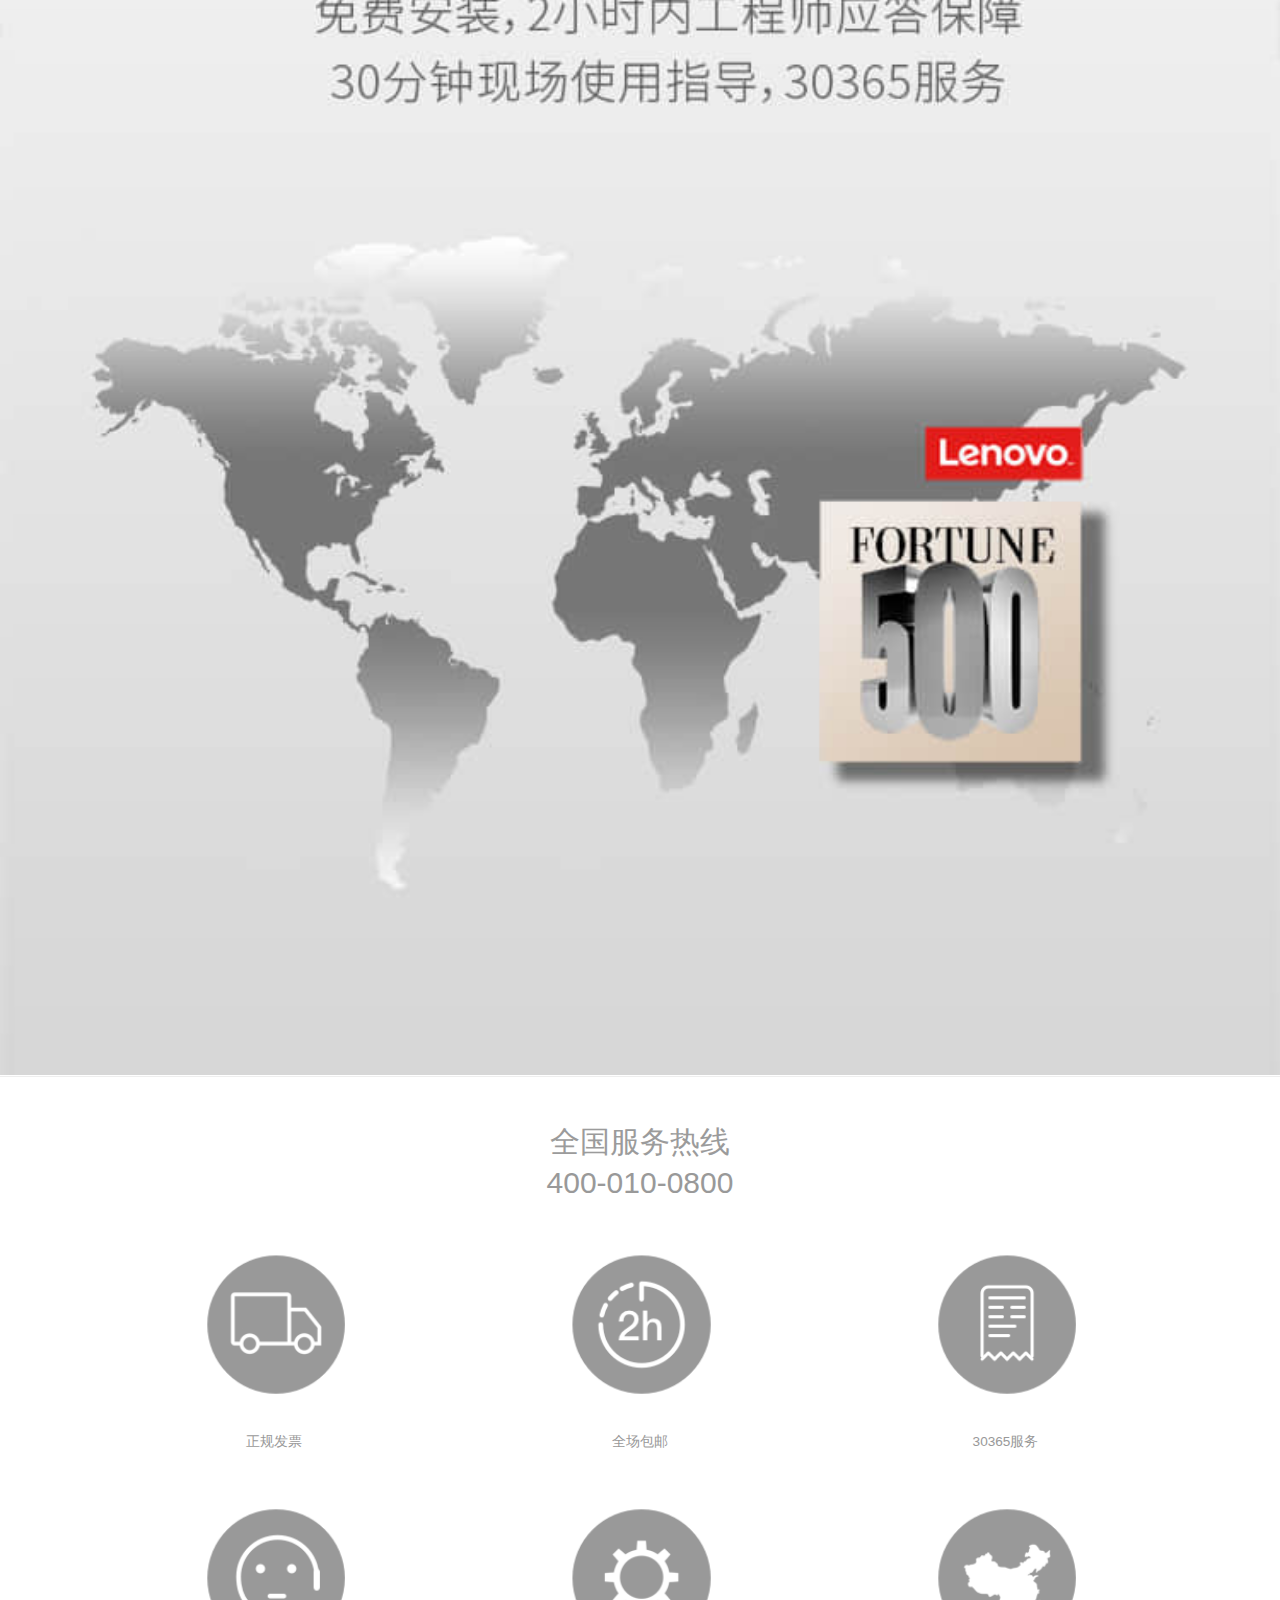
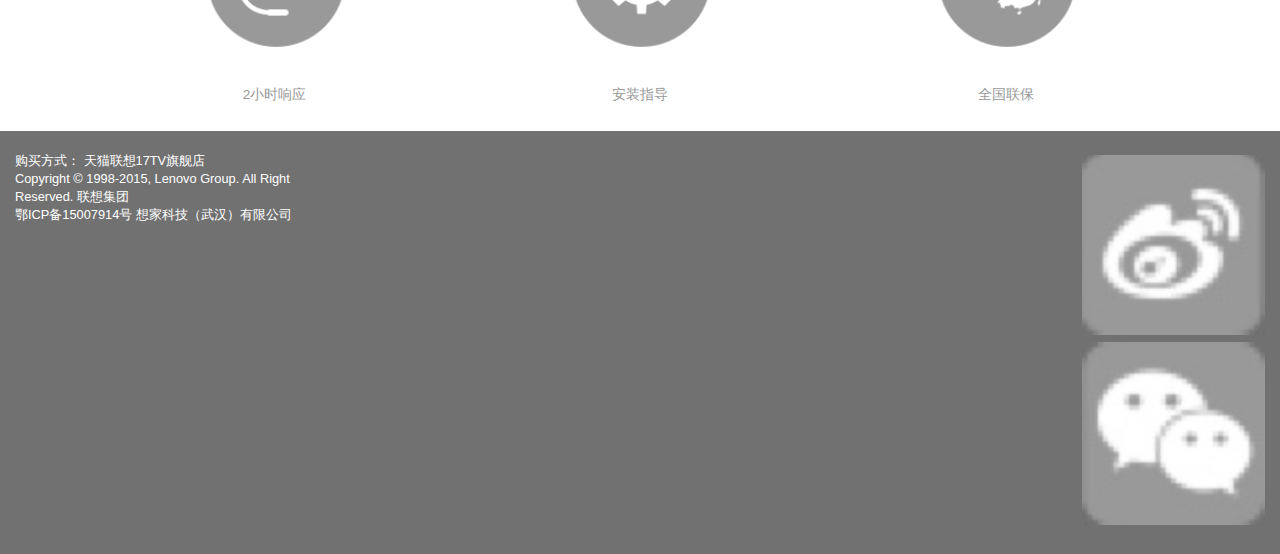
<file: html/pinPaiGuShi.html>
<!DOCTYPE html>
<html>
<head>
    <meta charset="utf-8">
    <meta name="viewport" content="width=device-width, initial-scale=1, maximum-scale=1, user-scalable=no">
        <title>品牌故事</title>
    <link rel="stylesheet" type="text/css" href="../less/index.css">
    <link rel="stylesheet" type="text/css" href="../less/pinPaiGuShi.css">
    <link rel="stylesheet" type="text/css" href="../less/bootstrap.min.css">
    <link rel="stylesheet" href="../less/common.css">
    <style type="text/css">
    </style>
</head>
<body>
<div class="container-fluid" id="pinPaiGuShi">
    <div class="row main-nav">
        <nav class="navbar navbar-default navbar-fixed-top ">
          <div class="container-fluid">
            <div class="navbar-header">
                 <button type="button" class="navbar-toggle collapsed main-nav-buttom pull-left top-black" data-toggle="collapse" data-target="#bs-example-navbar-collapse-5" aria-expanded="false">
                    <span class="sr-only">Toggle navigation</span>
                    <span class="icon-bar"></span>
                    <span class="icon-bar"></span>
                    <span class="icon-bar"></span>
               </button>
               <a href="../index.html" class="main_logo">
                   
               </a>
              <a href="https://17tv.world.tmall.com/shop/view_shop.htm" class="mall pull-right">商城<i class="glyphicon glyphicon-menu-right"></i></a>
            </div>
          </div>
        </nav>
    </div>
    <ul class="lll">
        <li myAttr="1"><a href="../html/pinPaiLiShi.html">品牌故事</a></li>
        <li myAttr="2"><a href="../html/55pinPaiGuShi.html">55英寸</a></li>
        <li myAttr="3"><a href="../html/50pinPaiGuShi.html">50英寸</a></li>
        <li myAttr="4"><a href="../html/pinPaiGuShi.html">43英寸</a></li>
        <li myAttr="5"><a href="../html/peijian.html">精选配件</a></li>
        <li myAttr="6"><a href="../html/guanYingKa.html">尊享观影卡</a></li>
        <li myAttr="7"><a href="../html/shouHouFuWu.html">售后服务</a></li>
        <li myAttr="8"><a href="http://bbs.17tv.com/">官方论坛</a></li>
        <li myAttr="9"><a href="https://17tv.world.tmall.com/shop/view_shop.htm">在线商城</a></li>
    </ul>
    <div class="row run_list">
        <div class="run_list_h">
          43i
        </div>
        <ul class="clearfix banner-nav" data="hammer">
          <li class="Selected">概述</li>
          <li>家居设计</li>
          <li>空鼠交互</li>
          <li>三明治UI</li>
          <li>音画质</li>
          <li>内容</li>
          <li>配置</li>
        </ul>
    </div>
    <div class="row photo_box">
        <ul class="clearifx">
        <li class="li1"><a href="https://detail.tmall.com/item.htm?spm=a312a.7700824.w11361905-14589790415.5.kxEJ3P&id=524250154627&sku_properties=5919063:6536025&scene=taobao_shop"><img src="../img/43a.jpg"  alt=""></a><img src="../img/4302.jpg"  alt=""><img src="../img/4303.jpg"  alt=""><img src="../img/4304.jpg"  alt=""></li>
            <li><img src="../img/43201.jpg" alt=""><img src="../img/43202.jpg" alt=""><img src="../img/43203.jpg" alt=""><img src="../img/43204.jpg" alt=""></li>
            <li><img src="../img/43301.jpg" alt=""><img src="../img/43302.jpg" alt=""><img src="../img/43303.jpg" alt=""></li>
            <li><img src="../img/43401.jpg" alt=""><img src="../img/43402.jpg" alt=""></li>
            <li><img src="../img/43501.jpg" alt=""><img src="../img/43502.jpg" alt=""><img src="../img/43503.jpg" alt=""><img src="../img/43504.jpg" alt=""></li>
            <li><img src="../img/43601.jpg" alt=""><img src="../img/43602.jpg" alt=""><img src="../img/43603.jpg" alt=""></li>
            <li><img src="../img/43701.jpg"  alt=""><img src="../img/43702.jpg"  alt=""><img src="../img/43703.jpg"  alt=""><img src="../img/43704.jpg"  alt=""></li>
        </ul>
    </div>
    <div class="row service border_top">
        <div class="col-xs-10 col-xs-offset-1">
            <header class="text-center">
                <h2>
                    <div>全国服务热线</div>
                    <p>400-010-0800</p>
                </h2>
            </header>
            <div class="row text-center">
                <div class="col-xs-4 ">
                    <img id="1" src="../img/sevice_05.jpg" alt="">
                    <p>
                        <small>正规发票</small>
                    </p>
                </div>
                <div class="col-xs-4">
                   <img id="2" src="../img/sevice_03.jpg" alt="">
                   <p>
                     <small>全场包邮</small>
                   </p>
                </div>
                <div class="col-xs-4">
                    <img id="3" src="../img/sevice_12.jpg" alt="">
                    <p>
                        <small>30365服务</small>
                    </p>
                </div>
            </div>
            <div class="row text-center">
                <div class="col-xs-4">
                    <img id="4" src="../img/sevice_13.jpg" alt="">
                    <p>
                        <small>2小时响应</small>
                    </p>
                </div>
                <div class="col-xs-4">
                    <img id="5" src="../img/sevice_07.jpg" alt="">
                    <p>
                        <small>安装指导</small>
                    </p>
                </div>
                <div class="col-xs-4">
                    <img id="6" src="../img/sevice_14.jpg" alt="">
                    <p>
                        <small>全国联保</small>
                    </p>
                </div>
            </div>
        </div>
    </div>
    <footer class="footer row">
        <div class="col-xs-10">
            <p>
                <span>购买方式：</span>
                <span>天猫联想17TV旗舰店</span>
            </p>
            <p>
               <span>Copyright  ©  1998-2015, Lenovo Group. All Right</span>
            </p>
            <p>
                <span>Reserved. 联想集团</span>
            </p>
            <p>
                鄂ICP备15007914号 想家科技（武汉）有限公司
            </p>
        </div>
          <div class="col-xs-2 share">
                <div>
                    <img src="../img/share_weixin.jpg" alt="">
                    <img src="../img/share_weibo.jpg" alt="">
                </div>
        </div>
    </footer>
</div>
<script type="text/javascript" src="../js/jquery2.1.4.min.js"></script>
<script type="text/javascript" src="../js/bootstrap.min.js"></script>
<script type="text/javascript" src="../js/hammer.js"></script>
<script src="../js/jquery.hammer.js"></script>
<script src="../js/index.js"></script>
<script src="../js/pinPpaiGuShi.js"></script>
</body>
</html>
</file>
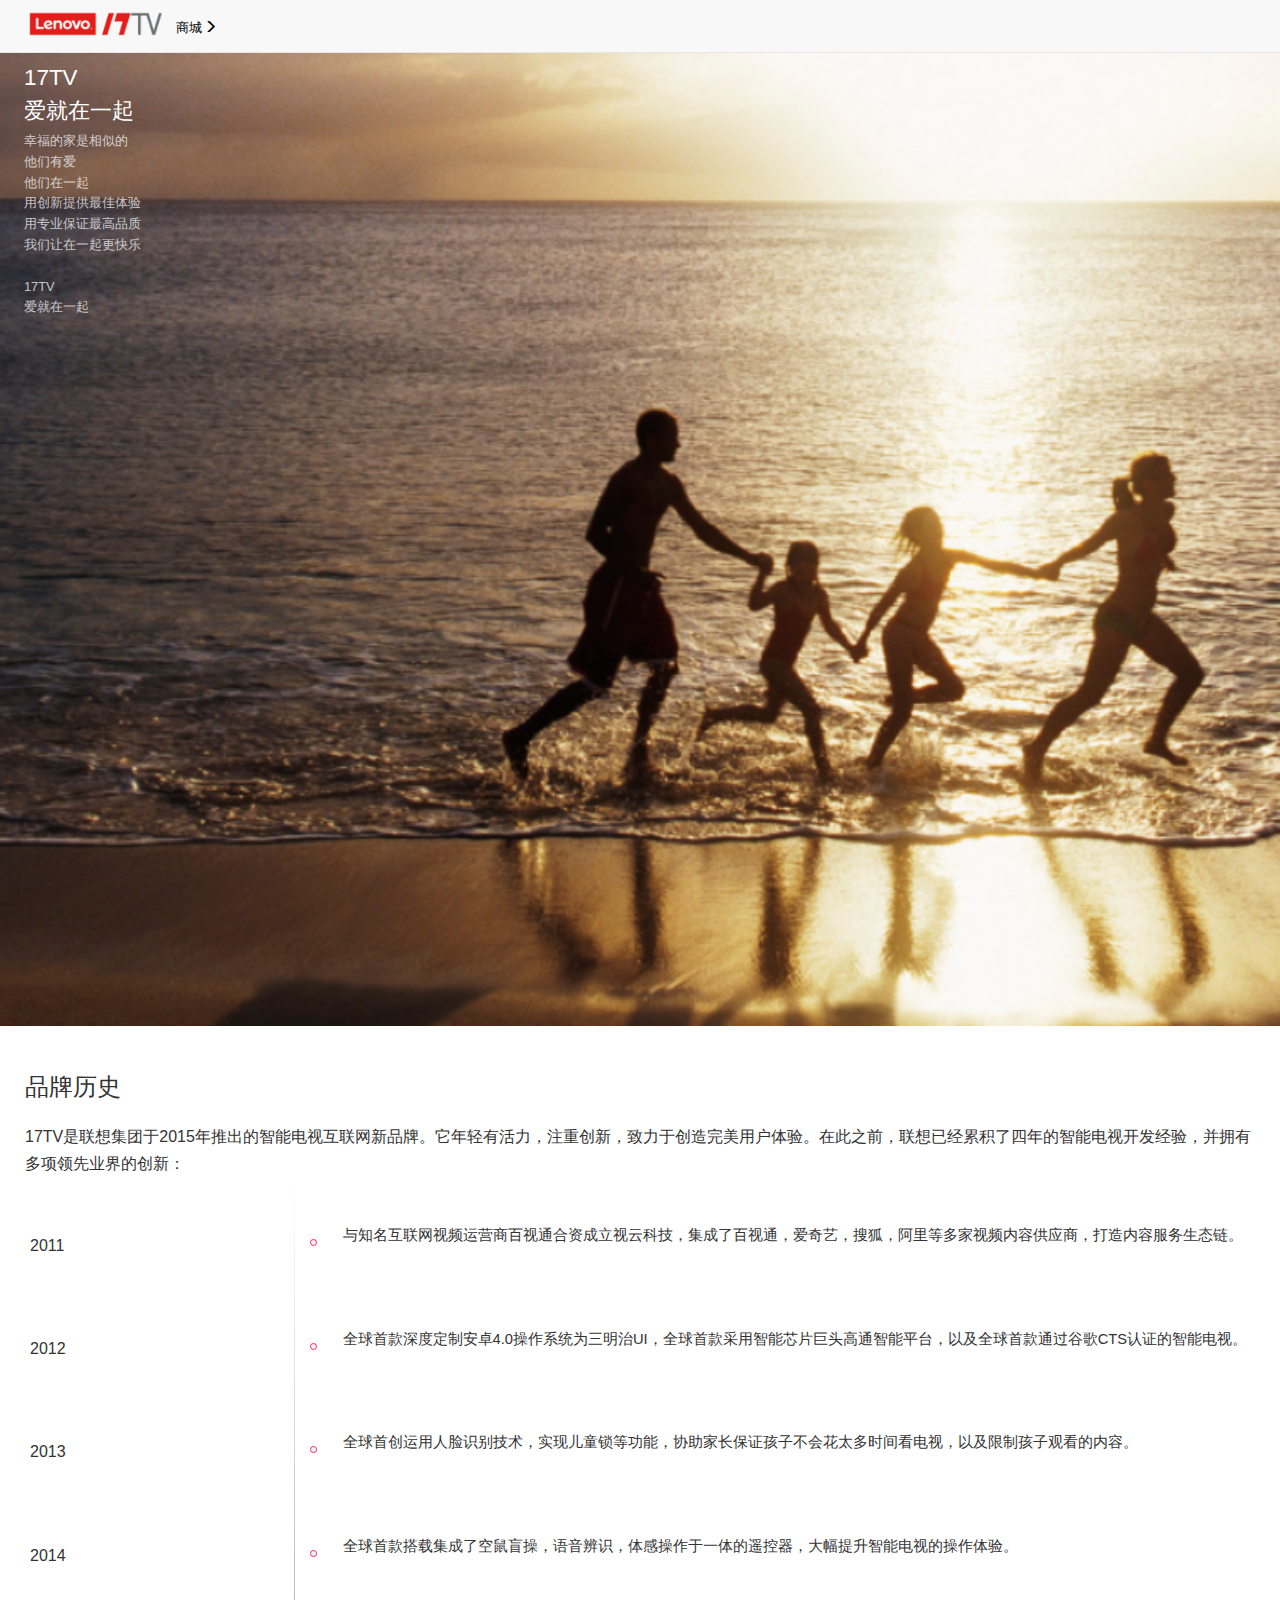
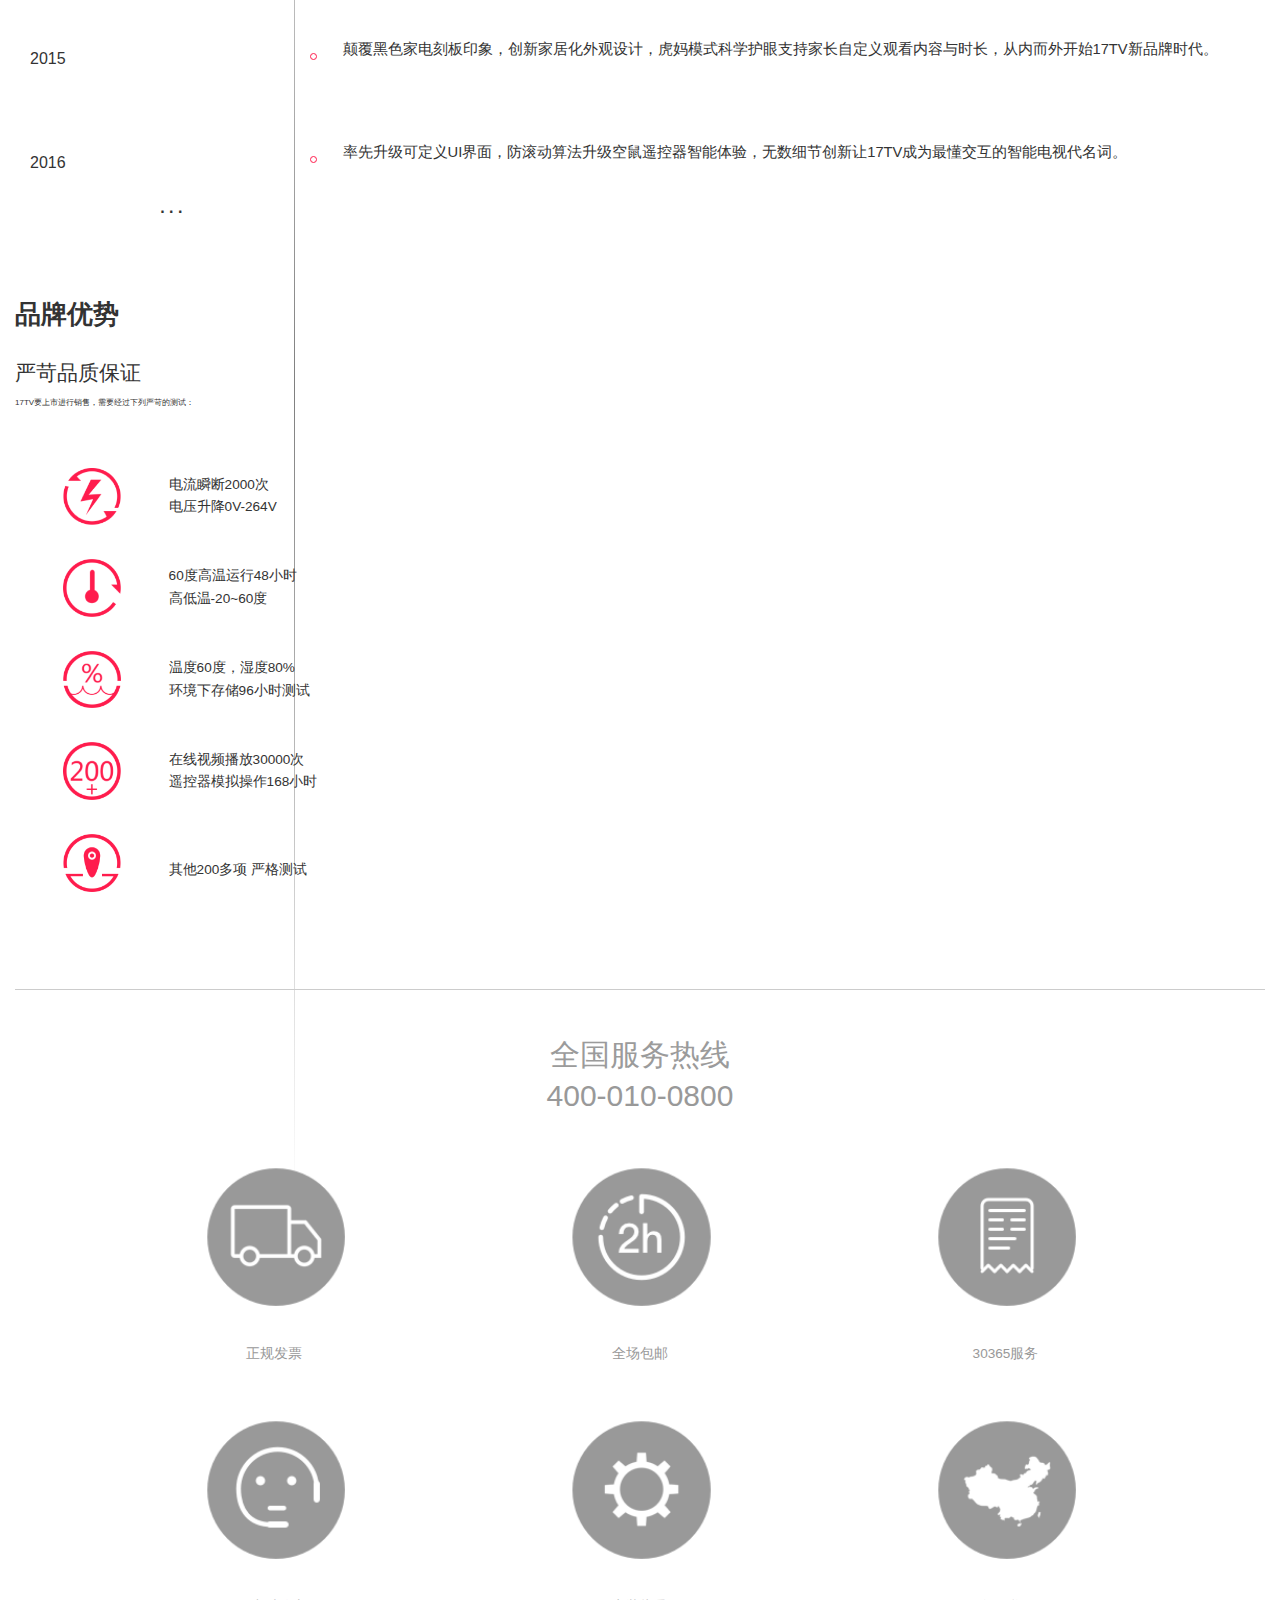
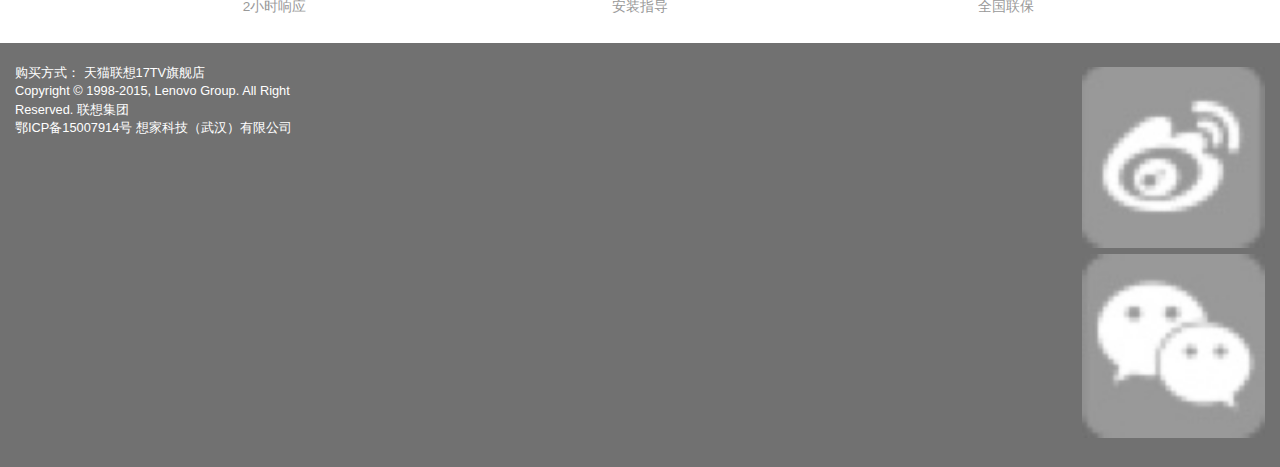
<file: html/pinPaiLiShi.html>
<!DOCTYPE html>
<html>
<head>
    <meta charset="utf-8">
    <meta name="viewport" content="width=device-width, initial-scale=1, maximum-scale=1, user-scalable=no">
        <title>品牌历史</title>
    <link rel="stylesheet" type="text/css" href="../less/index.css">
    <link rel="stylesheet" type="text/css" href="../less/bootstrap.min.css">
    <link rel="stylesheet" href="../less/common.css">
    <link rel="stylesheet" href="../less/pinPaiLiShi.css">
    <style type="text/css">
    </style>
</head>
<body>
<div class="container-fluid" id="history_box">
    <div class="row main-nav">
        <nav class="navbar navbar-default navbar-fixed-top ">
          <div class="container-fluid">
            <div class="navbar-header">
                 <button type="button" class="navbar-toggle collapsed main-nav-buttom pull-left top-black" data-toggle="collapse" data-target="#bs-example-navbar-collapse-5" aria-expanded="false">
                    <span class="sr-only">Toggle navigation</span>
                    <span class="icon-bar"></span>
                    <span class="icon-bar"></span>
                    <span class="icon-bar"></span>
               </button>
               <a href="../index.html" class="main_logo">
                   
               </a>
               <a href="https://17tv.world.tmall.com/shop/view_shop.htm" class="mall pull-right">商城<i class="glyphicon glyphicon-menu-right"></i></a>
            </div>
          </div>
        </nav>
    </div>
    <ul class="lll">
        <li myAttr="1"><a href="../html/pinPaiLiShi.html">品牌故事</a></li>
        <li myAttr="2"><a href="../html/55pinPaiGuShi.html">55英寸</a></li>
        <li myAttr="3"><a href="../html/50pinPaiGuShi.html">50英寸</a></li>
       <li myAttr="4"><a href="../html/pinPaiGuShi.html">43英寸</a></li>
        <li myAttr="5"><a href="../html/peijian.html">精选配件</a></li>
        <li myAttr="6"><a href="../html/guanYingKa.html">尊享观影卡</a></li>
        <li myAttr="7"><a href="../html/shouHouFuWu.html">售后服务</a></li>
        <li myAttr="8"><a href="http://bbs.17tv.com/">官方论坛</a></li>
        <li myAttr="9"><a href="https://17tv.world.tmall.com/shop/view_shop.htm">在线商城</a></li>
    </ul>
    <div class="history clearfix">
        <div class="row big_img">
           <img src="../img/Group.jpg" alt="">
           <div class="big_img_text">
              <h1>
                17TV</br>爱就在一起
              </h1>
              <p>
                幸福的家是相似的</br>
                他们有爱</br>
                他们在一起</br>
                用创新提供最佳体验</br>
                用专业保证最高品质</br>
                我们让在一起更快乐</br>
</br>
                17TV</br>
                爱就在一起
              </p>
           </div>
        </div>
        <div class="row">
          <div class="col-xs-12 clearfix history_h2_box">
            <h2>品牌历史</h2>
            <p>
              17TV是联想集团于2015年推出的智能电视互联网新品牌。它年轻有活力，注重创新，致力于创造完美用户体验。在此之前，联想已经累积了四年的智能电视开发经验，并拥有多项领先业界的创新：
            </p>
          </div>
        </div>
        <div>
        <div class="xian"></div>
            <div class="history_text_box clearfix">
            <div class="col-xs-3">
              2011<i class="dian"></i>
            </div>
            <div class="col-xs-9">
              与知名互联网视频运营商百视通合资成立视云科技，集成了百视通，爱奇艺，搜狐，阿里等多家视频内容供应商，打造内容服务生态链。
            </div>
          </div>
            <div  class="history_text_box clearfix">
            <div class="col-xs-3">
              2012<i class="dian"></i>
            </div>
            <div class="col-xs-9">
              全球首款深度定制安卓4.0操作系统为三明治UI，全球首款采用智能芯片巨头高通智能平台，以及全球首款通过谷歌CTS认证的智能电视。
            </div>
          </div>

          <div  class="history_text_box clearfix">
            <div class="col-xs-3">
              2013<i class="dian"></i>
            </div>
            <div class="col-xs-9">
              全球首创运用人脸识别技术，实现儿童锁等功能，协助家长保证孩子不会花太多时间看电视，以及限制孩子观看的内容。
            </div>
          </div>
             <div  class="history_text_box clearfix">
            <div class="col-xs-3">
              2014<i class="dian"></i>
            </div>
            <div class="col-xs-9">
              全球首款搭载集成了空鼠盲操，语音辨识，体感操作于一体的遥控器，大幅提升智能电视的操作体验。
            </div>
          </div>

          <div  class="history_text_box clearfix">
            <div class="col-xs-3">
              2015<i class="dian"></i>
            </div>
            <div class="col-xs-9">
             颠覆黑色家电刻板印象，创新家居化外观设计，虎妈模式科学护眼支持家长自定义观看内容与时长，从内而外开始17TV新品牌时代。
            </div>
          </div>
          <div  class="history_text_box clearfix">
            <div class="col-xs-3">
              2016<i class="dian"></i>
            </div>
            <div class="col-xs-9">
             率先升级可定义UI界面，防滚动算法升级空鼠遥控器智能体验，无数细节创新让17TV成为最懂交互的智能电视代名词。
            </div>
          </div>
          <div class="col-xs-3 text-center">
            <strong>. . .</strong>
          </div>
        </div>
  </div>
  <div class="goodness row clearfix">
    <div class="youShi col-xs-12">
      <hgroup>
        <h1>品牌优势</h1>
        <h2>严苛品质保证</h2>
        <h3>17TV要上市进行销售，需要经过下列严苛的测试：</h3>
      </hgroup>
      <div class="row text-center youShi_logo">
            <div class="col-xs-12">
              <div>
                 <img src="../img/Group 3.png" alt="">
              </div>
              <div>
                <p>
                  电流瞬断2000次 
                </p>
                <p>电压升降0V-264V</p>
              </div>
          </div>
           <div class="col-xs-12">
              <div>
                <img src="../img/Group 4.png" alt="">
              </div>
              <div>
                <p>
                  60度高温运行48小时 
                </p>
                <p>
                  高低温-20~60度
                </p>
              </div>
          </div>
          <div class="col-xs-12">
            <div>
              <img src="../img/Group 5.png" alt="">
            </div>
            <div>
              <p>
                温度60度，湿度80%
              </p>
              <p>
                 环境下存储96小时测试
              </p>
            </div>
          </div>
          <div class="col-xs-12">
              <div>
                 <img src="../img/Group 6.png" alt="">
              </div>
              <div>
                 <p>
                  在线视频播放30000次 
                </p>
                <p>
                  遥控器模拟操作168小时
                </p>
              </div>
            </div>
            <div class="col-xs-12">
              <div>
                 <img src="../img/Group 8.png" alt="">
              </div>
             <div>
                <p style="line-height: 3.6rem"><!-- 这里有一个style -->
                其他200多项 严格测试
                </p>
             </div>
            </div>
      </div>
      <div class="border_bottom_ccc">
      </div>
    </div>
  </div>
    <div class="row service">
        <div class="col-xs-10 col-xs-offset-1">
            <header class="text-center">
                <h2>
                    <div>全国服务热线</div>
                    <p>400-010-0800</p>
                </h2>
            </header>
            <div class="row text-center">
                <div class="col-xs-4">
                    <img src="../img/sevice_05.jpg" alt="">
                    <p>

                        <small>正规发票</small>
                    </p>
                </div>
                <div class="col-xs-4">
                   <img src="../img/sevice_03.jpg" alt="">
                   <p>
                     <small>全场包邮</small>
                   </p>
                </div>
                <div class="col-xs-4">
                    <img src="../img/sevice_12.jpg" alt="">
                    <p>
                        <small>30365服务</small>
                    </p>
                </div>
            </div>
            <div class="row text-center">
                <div class="col-xs-4">
                    <img src="../img/sevice_13.jpg" alt="">
                    <p>
                        <small>2小时响应</small>
                    </p>
                </div>
                <div class="col-xs-4">
                    <img src="../img/sevice_07.jpg" alt="">
                    <p>
                        <small>安装指导</small>
                    </p>
                </div>
                <div class="col-xs-4">
                    <img src="../img/sevice_14.jpg" alt="">
                    <p>
                        <small>全国联保</small>
                    </p>
                </div>
            </div>
        </div>
    </div>
        <footer class="footer row">
            <div class="col-xs-10">
                <p>
                    <span>购买方式：</span>
                    <span>天猫联想17TV旗舰店</span>
                </p>
                <p>
                   <span>Copyright  ©  1998-2015, Lenovo Group. All Right</span>
                </p>
                <p>
                    <span>Reserved. 联想集团</span>
                </p>
                <p>
                    鄂ICP备15007914号 想家科技（武汉）有限公司
                </p>
            </div>
              <div class="col-xs-2 share">
                    <div>
                        <img src="../img/share_weixin.jpg" alt="">
                        <img src="../img/share_weibo.jpg" alt="">
                    </div>
            </div>
        </footer>
</div>
<script type="text/javascript" src="../js/jquery2.1.4.min.js"></script>
<script type="text/javascript" src="../js/bootstrap.min.js"></script>
<script src="../js/index.js" type="text/javascript" charset="utf-8" async defer></script>
</body>
</html>
</file>
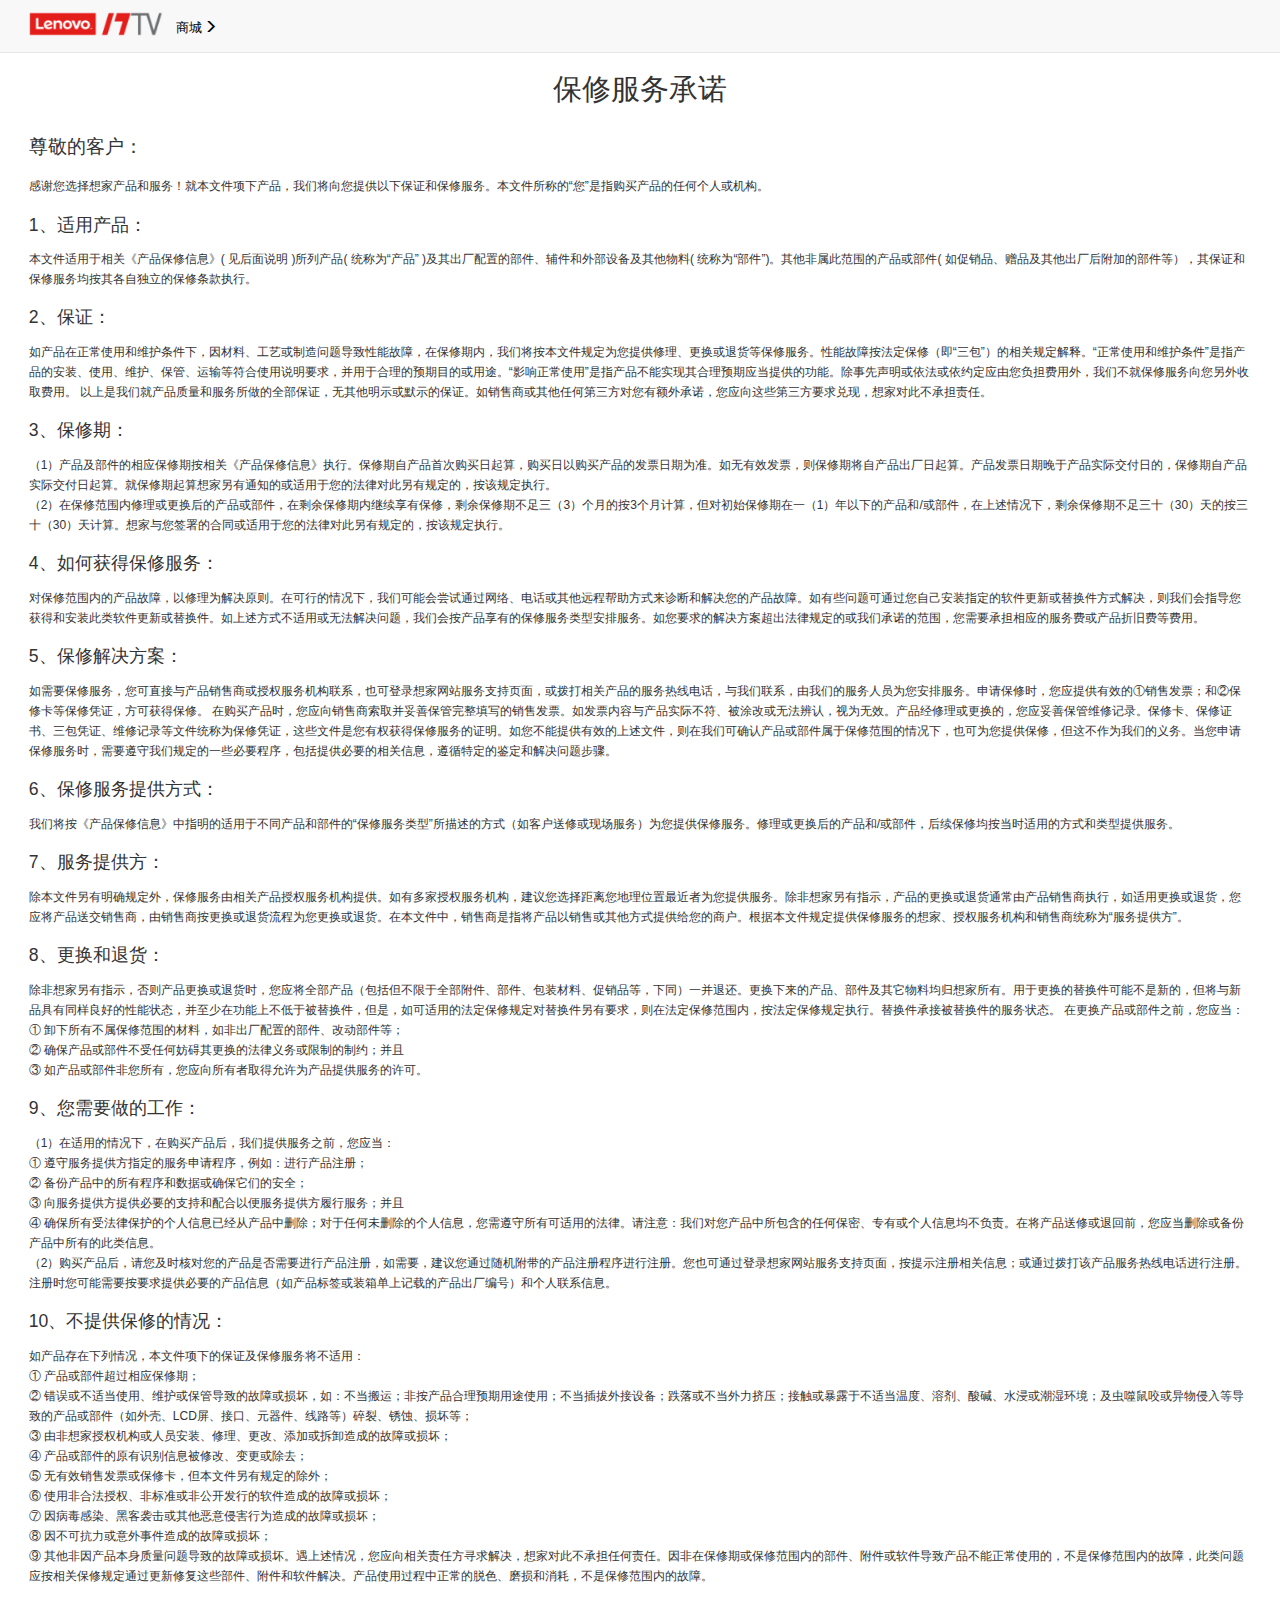
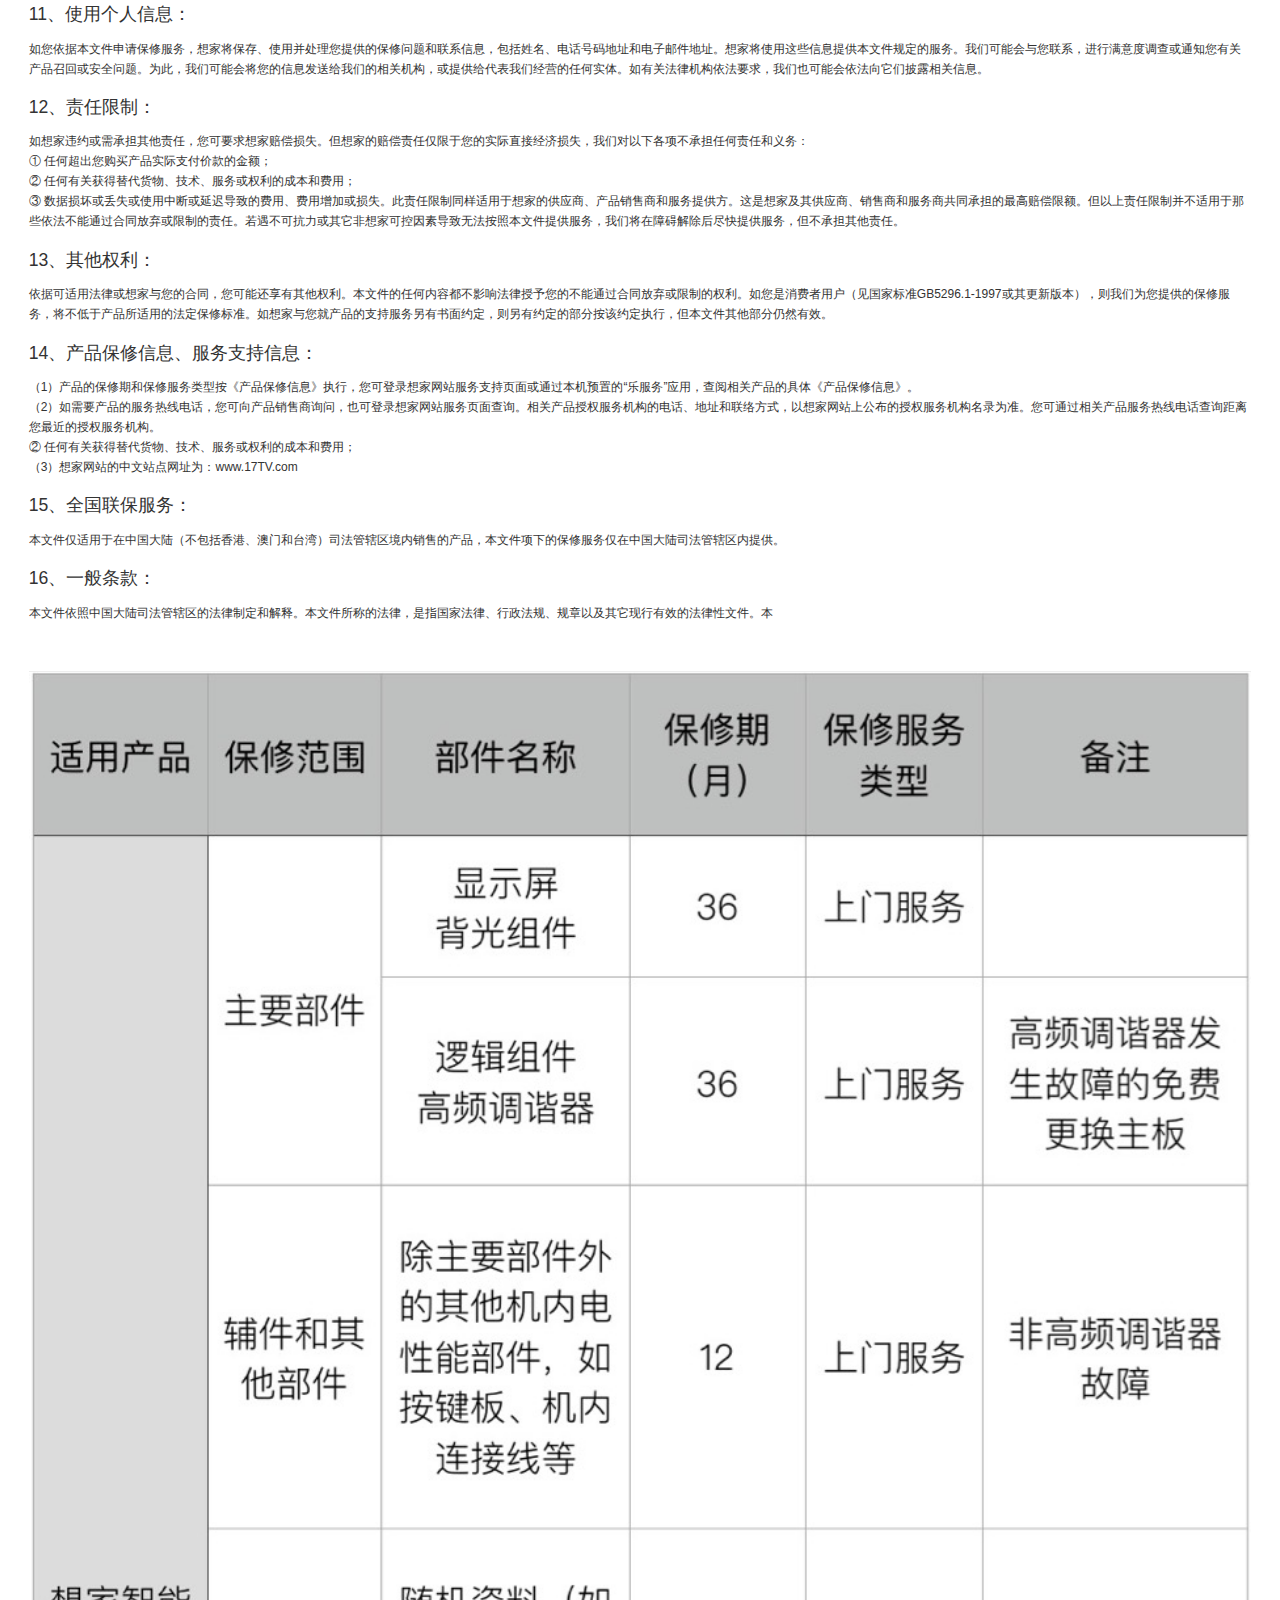
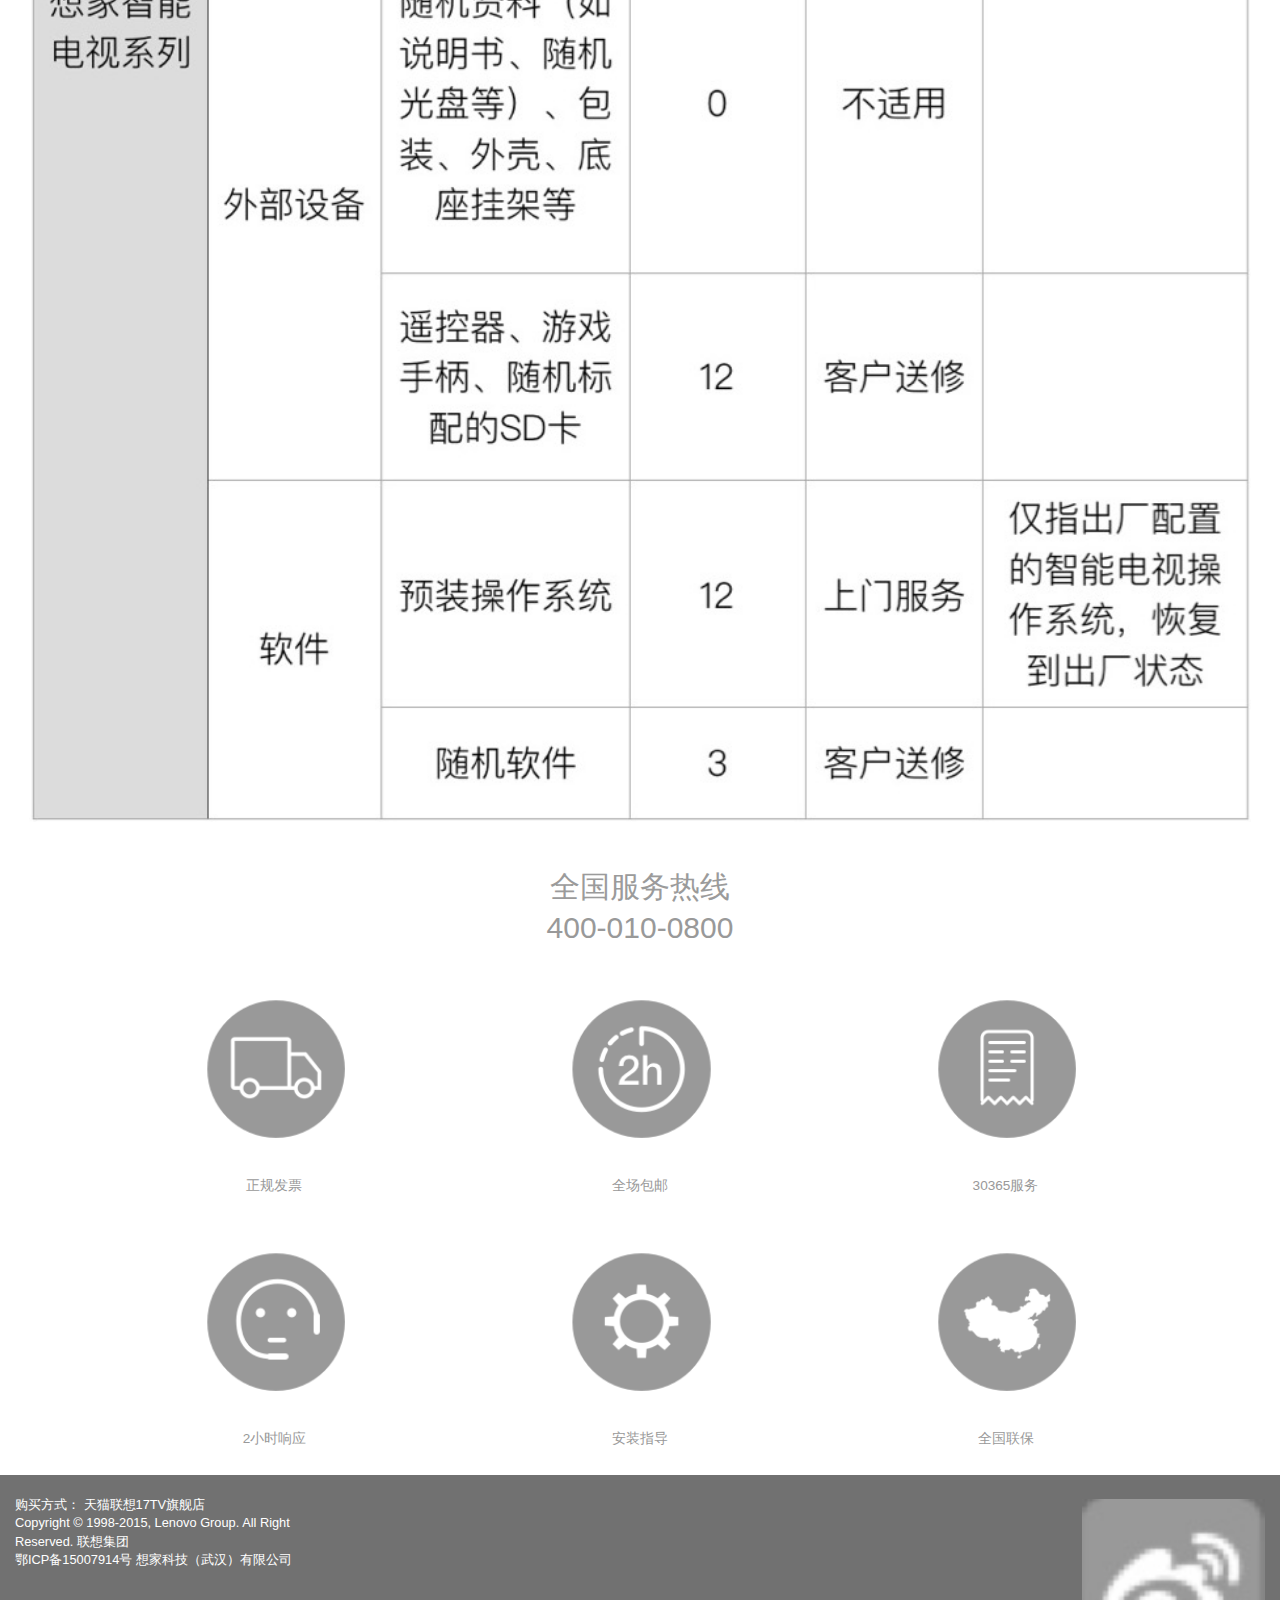
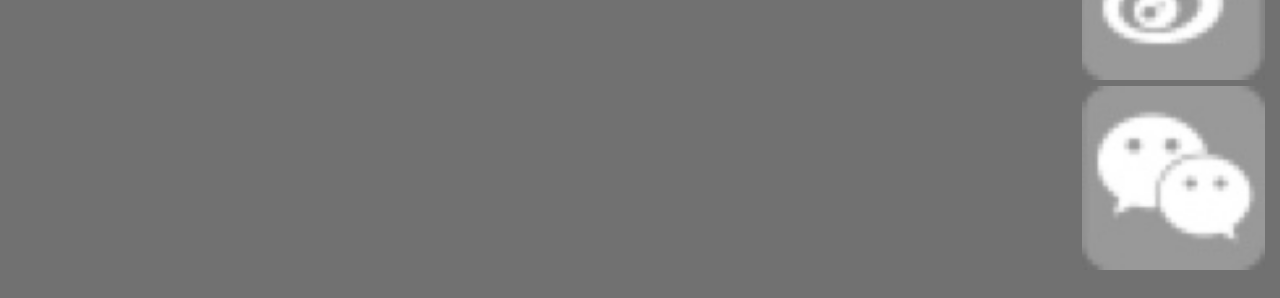
<file: html/shouHouFuWu.html>
<!DOCTYPE html>
<html>
<head>
    <meta charset="utf-8">
    <meta name="viewport" content="width=device-width, initial-scale=1, maximum-scale=1, user-scalable=no">
        <title>保修与承诺</title>
    <link rel="stylesheet" type="text/css" href="../less/index.css">
     <link rel="stylesheet" type="text/css" href="../less/peijian.css">
    <link rel="stylesheet" type="text/css" href="../less/bootstrap.min.css">
    <link rel="stylesheet" href="../less/common.css">
    <link rel="stylesheet" type="text/css" href="../less/shouHouFuWu.css">
    <style type="text/css">
    </style>
</head>
<body>
<div id="ShouHouFuWu" class="container-fluid">
    <div class="row main-nav">
        <nav class="navbar navbar-default navbar-fixed-top ">
          <div class="container-fluid">
            <div class="navbar-header">
                 <button type="button" class="navbar-toggle collapsed main-nav-buttom pull-left top-black" data-toggle="collapse" data-target="#bs-example-navbar-collapse-5" aria-expanded="false">
                    <span class="sr-only">Toggle navigation</span>
                    <span class="icon-bar"></span>
                    <span class="icon-bar"></span>
                    <span class="icon-bar"></span>
               </button>
              <a href="../index.html" class="main_logo">
                   
               </a>
               <a href="https://17tv.world.tmall.com/shop/view_shop.htm" class="mall pull-right">商城<i class="glyphicon glyphicon-menu-right"></i></a>
            </div>
          </div>
        </nav>
    </div>
    <ul class="lll">
        <li myAttr="1"><a href="../html/pinPaiLiShi.html">品牌故事</a></li>
        <li myAttr="2"><a href="../html/55pinPaiGuShi.html">55英寸</a></li>
        <li myAttr="3"><a href="../html/50pinPaiGuShi.html">50英寸</a></li>
       <li myAttr="4"><a href="../html/pinPaiGuShi.html">43英寸</a></li>
        <li myAttr="5"><a href="../html/peijian.html">精选配件</a></li>
        <li myAttr="6"><a href="../html/guanYingKa.html">尊享观影卡</a></li>
        <li myAttr="7"><a href="../html/shouHouFuWu.html">售后服务</a></li>
        <li myAttr="8"><a href="http://bbs.17tv.com/">官方论坛</a></li>
        <li myAttr="9"><a href="https://17tv.world.tmall.com/shop/view_shop.htm">在线商城</a></li>
    </ul>
    <article class="row ">
        <div>
         <h1 class="text-center">保修服务承诺</h1>
          <h2>尊敬的客户：</h2>
          <p>
            感谢您选择想家产品和服务！就本文件项下产品，我们将向您提供以下保证和保修服务。本文件所称的“您”是指购买产品的任何个人或机构。
          </p>
        </div>
    </article>

    <article class="row ">
        <div>
          <h3>1、适用产品：</h3>
          <p>
           本文件适用于相关《产品保修信息》( 见后面说明 )所列产品( 统称为“产品” )及其出厂配置的部件、辅件和外部设备及其他物料( 统称为“部件”)。其他非属此范围的产品或部件( 如促销品、赠品及其他出厂后附加的部件等），其保证和保修服务均按其各自独立的保修条款执行。
          </p>
        </div>
    </article>

    <article class="row ">
        <div>
          <h3>2、保证：</h3>
          <p>
            如产品在正常使用和维护条件下，因材料、工艺或制造问题导致性能故障，在保修期内，我们将按本文件规定为您提供修理、更换或退货等保修服务。性能故障按法定保修（即“三包”）的相关规定解释。“正常使用和维护条件”是指产品的安装、使用、维护、保管、运输等符合使用说明要求，并用于合理的预期目的或用途。“影响正常使用”是指产品不能实现其合理预期应当提供的功能。除事先声明或依法或依约定应由您负担费用外，我们不就保修服务向您另外收取费用。 以上是我们就产品质量和服务所做的全部保证，无其他明示或默示的保证。如销售商或其他任何第三方对您有额外承诺，您应向这些第三方要求兑现，想家对此不承担责任。
          </p>
        </div>
    </article>
    <article class="row ">
        <div>
          <h3>3、保修期：</h3>
          <p>
            （1）产品及部件的相应保修期按相关《产品保修信息》执行。保修期自产品首次购买日起算，购买日以购买产品的发票日期为准。如无有效发票，则保修期将自产品出厂日起算。产品发票日期晚于产品实际交付日的，保修期自产品实际交付日起算。就保修期起算想家另有通知的或适用于您的法律对此另有规定的，按该规定执行。
          </p>
          <p>
            （2）在保修范围内修理或更换后的产品或部件，在剩余保修期内继续享有保修，剩余保修期不足三（3）个月的按3个月计算，但对初始保修期在一（1）年以下的产品和/或部件，在上述情况下，剩余保修期不足三十（30）天的按三十（30）天计算。想家与您签署的合同或适用于您的法律对此另有规定的，按该规定执行。
          </p>
        </div>
    </article>

    <article class="row ">
        <div>
          <h3>4、如何获得保修服务：</h3>
          <p>
           对保修范围内的产品故障，以修理为解决原则。在可行的情况下，我们可能会尝试通过网络、电话或其他远程帮助方式来诊断和解决您的产品故障。如有些问题可通过您自己安装指定的软件更新或替换件方式解决，则我们会指导您获得和安装此类软件更新或替换件。如上述方式不适用或无法解决问题，我们会按产品享有的保修服务类型安排服务。如您要求的解决方案超出法律规定的或我们承诺的范围，您需要承担相应的服务费或产品折旧费等费用。
          </p>
        </div>
    </article>

    <article class="row ">
        <div>
          <h3>5、保修解决方案：</h3>
          <p>
            如需要保修服务，您可直接与产品销售商或授权服务机构联系，也可登录想家网站服务支持页面，或拨打相关产品的服务热线电话，与我们联系，由我们的服务人员为您安排服务。申请保修时，您应提供有效的①销售发票；和②保修卡等保修凭证，方可获得保修。 在购买产品时，您应向销售商索取并妥善保管完整填写的销售发票。如发票内容与产品实际不符、被涂改或无法辨认，视为无效。产品经修理或更换的，您应妥善保管维修记录。保修卡、保修证书、三包凭证、维修记录等文件统称为保修凭证，这些文件是您有权获得保修服务的证明。如您不能提供有效的上述文件，则在我们可确认产品或部件属于保修范围的情况下，也可为您提供保修，但这不作为我们的义务。当您申请保修服务时，需要遵守我们规定的一些必要程序，包括提供必要的相关信息，遵循特定的鉴定和解决问题步骤。
          </p>
        </div>
    </article>

    <article class="row ">
        <div>
          <h3>6、保修服务提供方式：</h3>
          <p>
          我们将按《产品保修信息》中指明的适用于不同产品和部件的“保修服务类型”所描述的方式（如客户送修或现场服务）为您提供保修服务。修理或更换后的产品和/或部件，后续保修均按当时适用的方式和类型提供服务。
          </p>
        </div>
    </article>

    <article class="row ">
        <div>
          <h3>7、服务提供方：</h3>
          <p>
           除本文件另有明确规定外，保修服务由相关产品授权服务机构提供。如有多家授权服务机构，建议您选择距离您地理位置最近者为您提供服务。除非想家另有指示，产品的更换或退货通常由产品销售商执行，如适用更换或退货，您应将产品送交销售商，由销售商按更换或退货流程为您更换或退货。在本文件中，销售商是指将产品以销售或其他方式提供给您的商户。根据本文件规定提供保修服务的想家、授权服务机构和销售商统称为“服务提供方”。
          </p>
        </div>
    </article>

    <article class="row ">
        <div>
          <h3>8、更换和退货：</h3>
          <p>
            除非想家另有指示，否则产品更换或退货时，您应将全部产品（包括但不限于全部附件、部件、包装材料、促销品等，下同）一并退还。更换下来的产品、部件及其它物料均归想家所有。用于更换的替换件可能不是新的，但将与新品具有同样良好的性能状态，并至少在功能上不低于被替换件，但是，如可适用的法定保修规定对替换件另有要求，则在法定保修范围内，按法定保修规定执行。替换件承接被替换件的服务状态。
在更换产品或部件之前，您应当：
          </p>
          <p>
            ① 卸下所有不属保修范围的材料，如非出厂配置的部件、改动部件等；
          </p>
          <p>
            ② 确保产品或部件不受任何妨碍其更换的法律义务或限制的制约；并且
          </p>
          <p>
            ③ 如产品或部件非您所有，您应向所有者取得允许为产品提供服务的许可。
          </p>
        </div>
    </article>

    <article class="row ">
        <div>
          <h3>9、您需要做的工作：</h3>
          <p>（1）在适用的情况下，在购买产品后，我们提供服务之前，您应当：</p>
          <p>① 遵守服务提供方指定的服务申请程序，例如：进行产品注册；</p>
          <p>② 备份产品中的所有程序和数据或确保它们的安全；</p>
          <p>③ 向服务提供方提供必要的支持和配合以便服务提供方履行服务；并且</p>
          <p>④ 确保所有受法律保护的个人信息已经从产品中删除；对于任何未删除的个人信息，您需遵守所有可适用的法律。请注意：我们对您产品中所包含的任何保密、专有或个人信息均不负责。在将产品送修或退回前，您应当删除或备份产品中所有的此类信息。</p>
          <p>（2）购买产品后，请您及时核对您的产品是否需要进行产品注册，如需要，建议您通过随机附带的产品注册程序进行注册。您也可通过登录想家网站服务支持页面，按提示注册相关信息；或通过拨打该产品服务热线电话进行注册。注册时您可能需要按要求提供必要的产品信息（如产品标签或装箱单上记载的产品出厂编号）和个人联系信息。</p>
        </div>
    </article>

    <article class="row ">
        <div>
          <h3>10、不提供保修的情况：</h3>
          <p>
              如产品存在下列情况，本文件项下的保证及保修服务将不适用：
          </p>
          <p>① 产品或部件超过相应保修期；</p>
          <p> ② 错误或不适当使用、维护或保管导致的故障或损坏，如：不当搬运；非按产品合理预期用途使用；不当插拔外接设备；跌落或不当外力挤压；接触或暴露于不适当温度、溶剂、酸碱、水浸或潮湿环境；及虫噬鼠咬或异物侵入等导致的产品或部件（如外壳、LCD屏、接口、元器件、线路等）碎裂、锈蚀、损坏等；</p>
          <p>③ 由非想家授权机构或人员安装、修理、更改、添加或拆卸造成的故障或损坏；</p>
          <p>④ 产品或部件的原有识别信息被修改、变更或除去；</p>
          <p>⑤ 无有效销售发票或保修卡，但本文件另有规定的除外；</p>
          <p>⑥ 使用非合法授权、非标准或非公开发行的软件造成的故障或损坏；</p>
          <p>⑦ 因病毒感染、黑客袭击或其他恶意侵害行为造成的故障或损坏；</p>
          <p>⑧ 因不可抗力或意外事件造成的故障或损坏；</p>
          <p>⑨ 其他非因产品本身质量问题导致的故障或损坏。遇上述情况，您应向相关责任方寻求解决，想家对此不承担任何责任。因非在保修期或保修范围内的部件、附件或软件导致产品不能正常使用的，不是保修范围内的故障，此类问题应按相关保修规定通过更新修复这些部件、附件和软件解决。产品使用过程中正常的脱色、磨损和消耗，不是保修范围内的故障。</p>
        </div>
    </article>

    <article class="row ">
        <div>
          <h3>11、使用个人信息：</h3>
          <p>
            如您依据本文件申请保修服务，想家将保存、使用并处理您提供的保修问题和联系信息，包括姓名、电话号码地址和电子邮件地址。想家将使用这些信息提供本文件规定的服务。我们可能会与您联系，进行满意度调查或通知您有关产品召回或安全问题。为此，我们可能会将您的信息发送给我们的相关机构，或提供给代表我们经营的任何实体。如有关法律机构依法要求，我们也可能会依法向它们披露相关信息。
          </p>
        </div>
    </article>

    <article class="row ">
        <div>
          <h3>12、责任限制：</h3>
          <p>
           如想家违约或需承担其他责任，您可要求想家赔偿损失。但想家的赔偿责任仅限于您的实际直接经济损失，我们对以下各项不承担任何责任和义务：
          </p>
          <p>
            ① 任何超出您购买产品实际支付价款的金额；
          </p>
          <p>
           ② 任何有关获得替代货物、技术、服务或权利的成本和费用；
          </p>
          <p>
            ③ 数据损坏或丢失或使用中断或延迟导致的费用、费用增加或损失。此责任限制同样适用于想家的供应商、产品销售商和服务提供方。这是想家及其供应商、销售商和服务商共同承担的最高赔偿限额。但以上责任限制并不适用于那些依法不能通过合同放弃或限制的责任。若遇不可抗力或其它非想家可控因素导致无法按照本文件提供服务，我们将在障碍解除后尽快提供服务，但不承担其他责任。
          </p>
        </div>
    </article>

    <article class="row ">
        <div>
          <h3>13、其他权利：</h3>
          <p>
          依据可适用法律或想家与您的合同，您可能还享有其他权利。本文件的任何内容都不影响法律授予您的不能通过合同放弃或限制的权利。如您是消费者用户（见国家标准GB5296.1-1997或其更新版本），则我们为您提供的保修服务，将不低于产品所适用的法定保修标准。如想家与您就产品的支持服务另有书面约定，则另有约定的部分按该约定执行，但本文件其他部分仍然有效。
          </p>
        </div>
    </article>

    <article class="row ">
        <div>
          <h3>14、产品保修信息、服务支持信息：</h3>
          <p>
           （1）产品的保修期和保修服务类型按《产品保修信息》执行，您可登录想家网站服务支持页面或通过本机预置的“乐服务”应用，查阅相关产品的具体《产品保修信息》。
          </p>
          <p>
            （2）如需要产品的服务热线电话，您可向产品销售商询问，也可登录想家网站服务页面查询。相关产品授权服务机构的电话、地址和联络方式，以想家网站上公布的授权服务机构名录为准。您可通过相关产品服务热线电话查询距离您最近的授权服务机构。
          </p>
          <p>
           ② 任何有关获得替代货物、技术、服务或权利的成本和费用；
          </p>
          <p>
           （3）想家网站的中文站点网址为：www.17TV.com
          </p>
        </div>
    </article>

    <article class="row ">
        <div>
          <h3>15、全国联保服务：</h3>
          <p>
           本文件仅适用于在中国大陆（不包括香港、澳门和台湾）司法管辖区境内销售的产品，本文件项下的保修服务仅在中国大陆司法管辖区内提供。
          </p>
        </div>
    </article>

    <article class="row">
        <div>
          <h3>16、一般条款：</h3>
          <p class="border_bottom">
          本文件依照中国大陆司法管辖区的法律制定和解释。本文件所称的法律，是指国家法律、行政法规、规章以及其它现行有效的法律性文件。本
          </p>
        </div>
    </article>
    <article class="row">
        <div>
          <img src="../img/biaoge.jpg" alt="" width="100%">
        </div>
    </article>
    <div class="row service">
        <div class="col-xs-10 col-xs-offset-1">
            <header class="text-center">
                <h2>
                    <div>全国服务热线</div>
                    <p>400-010-0800</p>
                </h2>
            </header>
            <div class="row text-center">
                <div class="col-xs-4">
                    <img src="../img/sevice_05.jpg" alt="">
                    <p>
                        <small>正规发票</small>
                    </p>
                </div>
                <div class="col-xs-4">
                   <img src="../img/sevice_03.jpg" alt="">
                   <p>
                     <small>全场包邮</small>
                   </p>
                </div>
                <div class="col-xs-4">
                    <img src="../img/sevice_12.jpg" alt="">
                    <p>
                        <small>30365服务</small>
                    </p>
                </div>
            </div>
            <div class="row text-center">
                <div class="col-xs-4">
                    <img src="../img/sevice_13.jpg" alt="">
                    <p>
                        <small>2小时响应</small>
                    </p>
                </div>
                <div class="col-xs-4">
                    <img src="../img/sevice_07.jpg" alt="">
                    <p>
                        <small>安装指导</small>
                    </p>
                </div>
                <div class="col-xs-4">
                    <img src="../img/sevice_14.jpg" alt="">
                    <p>
                        <small>全国联保</small>
                    </p>
                </div>
            </div>
        </div>
    </div>
    <footer class="footer row">
        <div class="col-xs-10">
            <p>
                <span>购买方式：</span>
                <span>天猫联想17TV旗舰店</span>
            </p>
            <p>
               <span>Copyright  ©  1998-2015, Lenovo Group. All Right</span>
            </p>
            <p>
                <span>Reserved. 联想集团</span>
            </p>
            <p>
                鄂ICP备15007914号 想家科技（武汉）有限公司
            </p>
        </div>
          <div class="col-xs-2 share">
                <div>
                    <img src="../img/share_weixin.jpg" alt="">
                    <img src="../img/share_weibo.jpg" alt="">
                </div>
        </div>
    </footer>
</div>
<script type="text/javascript" src="../js/jquery2.1.4.min.js"></script>
<script type="text/javascript" src="../js/bootstrap.min.js"></script>
<script src="../js/index.js" type="text/javascript" charset="utf-8" async defer></script>
</body>
</html>
</file>
<file: less/index.css>
@charset "utf-8";
a:active {
  text-decoration: none!important;
}
.clearfix:after {
  content: " ";
  height: 0;
  display: block;
  clear: both;
}
.top_nav_h {
  line-height: 48px;
}
.thing_h3 {
  font-size: 1.4rem;
  font-weight: 100;
  margin-top: 1.7rem;
  padding-bottom: 1.3rem;
}
.small_message {
  display: block;
  width: 100%;
  font-size: 0.8rem;
  color: #888888;
}
.color {
  background-color: #4a4a4a !important;
}
.main-nav {
  position: relative;
  margin-bottom: 50px;
}
.main-nav nav {
  text-align: center;
  margin-bottom: 0;
  font-size: 0px;
}
.main-nav nav .main-nav-buttom {
  margin-left: 15px;
  margin-right: 4px;
  border: none;
  border: 1px solid #ddd;
}
.main-nav nav .main_logo {
  display: inline-block;
  width: 161px;
  line-height: 48px;
  height: 48px;
  background: url(../img/logo2.png) no-repeat center center;
  background-size: 90%;
}
.main-nav nav .mall {
  font-size: 0.8rem;
  margin-right: 0.5rem;
  line-height: 48px;
}
.main-nav nav .mall i {
  margin: 0.1rem;
  line-height: 48px;
}
.lll {
  display: none;
  position: fixed;
  background-color: #ffffff;
  z-index: 101;
  width: 100%;
  margin-left: -15px;
  margin-right: -15px;
  padding: 1.8rem 2.5rem 1.3rem;
  height: 100%;
}
.lll li {
  perspective: 150px;
  list-style: none;
  border-bottom: 1px solid #eeeeee;
  padding: 0.9rem 0 0.8rem 20px;
}
.lll li a {
  display: block;
  -moz-animation: myfirst 0.5s forwards;
  -webkit-animation: myfirst 0.5s forwards;
  -o-animation: myfirst 0.5s forwards;
  animation: myfirst 0.5s forwards;
  -webkit-transform: translateZ(0px);
  transform: translateZ(0px);
  color: #333;
  font-size: 0.9rem;
}
@keyframes myfirst {
  from {
    transition: transform 1s;
    -webkit-transform: scale(1.3) translateY(-5px) rotateX(23deg);
    -ms-transform: scale(1.3) translateY(-5px) rotateX(23deg);
    transform: scale(1.3) translateY(-5px) rotateX(23deg);
    opacity: 0;
  }
  to {
    transition: transform 1s;
    -webkit-transform: scale(1) translateY(0px) rotateX(0deg);
    -ms-transform: scale(1) translateY(0px) rotateX(0deg);
    transform: scale(1) translateY(0px) rotateX(0deg);
    opacity: 1;
  }
}
@keyframes my2 {
  from {
    transition: transform 1s;
    -webkit-transform: scale(1) translateY(0px) rotateX(0deg);
    -ms-transform: scale(1) translateY(0px) rotateX(0deg);
    transform: scale(1) translateY(0px) rotateX(0deg);
    opacity: 1;
  }
  to {
    transition: transform 1s;
    -webkit-transform: scale(1.3) translateY(-5px) rotateX(23deg);
    -ms-transform: scale(1.3) translateY(-5px) rotateX(23deg);
    transform: scale(1.3) translateY(-5px) rotateX(23deg);
    opacity: 0;
  }
}
.run_img_box {
  position: relative;
  overflow: hidden;
}
.run_img_box ul {
  width: 8000px;
  padding-left: 0;
}
.run_img_box ul li {
  float: left;
  overflow: hidden;
}
.run_img_box ul li img {
  width: 100%;
}
.run_img_box .contral {
  position: absolute;
  bottom: 1rem;
  width: 100%;
  text-align: center;
  z-index: 100;
}
.run_img_box .contral span {
  display: inline-block;
  width: 0.5rem;
  height: 0.5rem;
  border: 1px solid #fff;
  border-radius: 50%;
  background-color: #aaaaaa;
}
.star_produce .start-photo-box {
  padding-right: 0.8rem;
}
.star_produce .start-photo-box h3 {
  font-size: 1.4rem;
  font-weight: 100;
  margin-top: 1.7rem;
  padding-bottom: 1.3rem;
}
.star_produce .start-photo-box img {
  width: 100%;
}
.star_produce .start-photo-box .detailed {
  padding: 0rem 0 1.8rem;
  font-size: 0.9rem;
}
.star_produce .start-photo-box .detailed h3 {
  padding-bottom: 0.5rem;
}
.star_produce .start-photo-box .detailed p {
  padding-bottom: 2.3rem;
  color: #4a4a4a;
}
.TV_show {
  position: relative;
  padding-top: 2.2rem;
  padding-bottom: 1rem;
}
.TV_show div {
  padding: 0 10px;
}
.TV_show div img {
  height: 64px;
}
.TV_show div p {
  width: 100%;
  font-size: 1rem;
  padding: 1.2rem 0 0.2rem;
}
.TV_show div small {
  display: block;
  width: 100%;
  font-size: 0.8rem;
  color: #888888;
}
.thing_table {
  padding-bottom: 17px;
}
.thing_table h3 {
  font-size: 1.4rem;
  font-weight: 100;
  margin-top: 1.7rem;
  padding-bottom: 1.3rem;
}
.thing_table .list {
  padding-bottom: 14px;
}
.thing_table .list .list_left {
  border-left: 1px solid #ffffff;
}
.thing_table .list .col-xs-6 {
  padding: 0;
}
.thing_table .list .col-xs-6 ul li {
  list-style: none;
  text-align: center;
  padding: 1.2rem 0;
  border-bottom: 1px solid #eeeeee;
}
.thing_table .list .col-xs-6 ul li a {
  display: inline-block;
  width: 100%;
}
.thing_table .list .col-xs-6 ul li a img {
  width: 55%;
}
.thing_table .list .col-xs-6 ul li h5 {
  padding: 1.3rem 0 8px;
}
.thing_table .list .col-xs-6 ul li h5 strong {
  color: #4A4A4A;
}
.thing_table .list .col-xs-6 ul li small {
  display: block;
  width: 100%;
  font-size: 0.8rem;
  color: #888888;
}
.VIP {
  padding-bottom: 15px;
}
.VIP h3 {
  font-size: 1.4rem;
  font-weight: 100;
  margin-top: 1.7rem;
  padding-bottom: 1.3rem;
}
.VIP img {
  height: 4rem;
}
.service h2 {
  padding-top: 3rem;
  color: #9B9B9B;
  font-weight: 100;
}
.service div {
  padding: 0;
}
.service div img {
  width: 54%;
}
.service div p {
  padding: 8px 0  25px ;
  color: #999999;
}
.footer {
  background-color: #717171;
  padding-top: 1.3rem;
  padding-bottom: 1.6rem;
}
.footer p {
  color: #ffffff;
  font-size: 0.8rem;
}
.footer .share img {
  width: 100%;
  margin: 0.2rem 0;
}
</file>
<file: less/pinPaiGuShi.css>
@charset "utf-8";
.run_list_h:after {
  display: inline-block;
  position: absolute;
  content: " ";
  border-left: 1px solid #979797 ;
  height: 1.6rem;
  margin-top: 0.4rem;
  margin-left: 0.5rem;
}
.Selected {
  border-bottom: 2px solid #FF1C4D;
  color: #FF1C4D;
}
#pinPaiGuShi .run_list {
  overflow: hidden;
}
#pinPaiGuShi .run_list .run_list_h {
  position: absolute;
  z-index: 1;
  height: 2.4rem;
  line-height: 2.4rem;
  text-align: center;
  width: 16%;
  padding-left: 2.3%;
  background-color: #ffffff;
}
#pinPaiGuShi .run_list ul {
  width: 100%;
  height: 2.4rem;
  line-height: 2.4rem;
  margin-left: 17.2%;
  overflow: hidden;
}
#pinPaiGuShi .run_list ul li {
  float: left;
  list-style: none;
  font-weight: 200;
  height: 100%;
  margin: 0 0.93rem;
}
#pinPaiGuShi .photo_box {
  overflow: hidden;
}
#pinPaiGuShi .photo_box ul {
  text-align: center;
}
#pinPaiGuShi .photo_box ul li {
  display: none;
  float: left;
}
#pinPaiGuShi .photo_box ul li img {
  width: 100%;
  border-bottom: 1px solid #ffffff;
}
#pinPaiGuShi .photo_box ul li:nth-child(1) {
  display: block;
}
</file>
<file: less/common.css>
@charset "utf-8";
html,
body {
  font-size: 16px;
  /*1rem*/
  /*10px传统字体大小*/
  margin: 0;
  padding: 0;
  font-family: "Hiragino Sans GB", "Microsoft Yahei", SimSun, Arial, "Helvetica Neue", Helvetica;
}
ul {
  list-style: none;
}
body a {
  color: #000;
}
a:visited {
  outline: none!important;
  -moz-outline: none;
}
/*清除浮动*/
.clearfix:after {
  content: " ";
  height: 0;
  display: block;
  clear: both;
}
/*按钮样式*/
.input-btn {
  -webkit-appearance: normal;
  -moz-appearance: normal;
  -o-appearance: normal;
  -ms-appearance: normal;
  display: inline-block;
  line-height: 1.42857143;
  text-align: center;
  white-space: nowrap;
  vertical-align: middle;
  -ms-touch-action: manipulation;
  touch-action: manipulation;
  -webkit-user-select: none;
  -moz-user-select: none;
  -ms-user-select: none;
  user-select: none;
  background-image: none;
  outline: none;
  border: none;
  cursor: pointer;
}
a {
  text-decoration: none;
}
/*div显示或隐藏*/
.display-none {
  display: none;
}
.display-block {
  display: block;
}
/*所有标签margin，padding重定义*/
html,
body,
div,
span,
applet,
object,
iframe,
h1,
h2,
h3,
h4,
h5,
h6,
p,
blockquote,
pre,
a,
abbr,
acronym,
address,
big,
cite,
code,
del,
dfn,
em,
img,
ins,
kbd,
q,
s,
samp,
small,
strike,
strong,
sub,
sup,
tt,
var,
b,
u,
i,
center,
dl,
dt,
dd,
ol,
ul,
li,
fieldset,
form,
label,
legend,
table,
caption,
tbody,
tfoot,
thead,
tr,
th,
td,
article,
aside,
canvas,
details,
embed,
figure,
figcaption,
footer,
header,
hgroup,
menu,
nav,
output,
ruby,
section,
summary,
time,
mark,
audio,
video {
  margin: 0;
  padding: 0;
}
/*H5新标签定义*/
article,
aside,
details,
figcaption,
figure,
footer,
header,
hgroup,
menu,
nav,
section {
  display: block;
}
/*边框*/
.border_none {
  border: none!important;
}
.border_top {
  border-top: 1px solid #eeeeee;
}
.border_bottom {
  border-bottom: 1px solid #eeeeee;
}
.border_bottom_ccc {
  border-bottom: 1px solid #cccccc;
}
.border_right {
  border-right: 1px solid #eeeeee;
}
.border_left {
  border-left: 1px solid #eeeeee;
}
@media only screen and (min-device-width: 320px) and (max-device-width: 360px) {
  /* iPhone 5 */
  html,
  body {
    font-size: 80%!important;
  }
}
@media only screen and (min-device-width: 360px) and (max-device-width: 380px) {
  html,
  body {
    font-size: 16px!important;
  }
  html #pinPaiGuShi .banner-nav li,
  body #pinPaiGuShi .banner-nav li {
    margin: 0 1.62%;
  }
}
@media only screen and (min-device-width: 400px) and (max-device-width: 436px) {
  /* iPhone 6p */
  html .main_logo,
  body .main_logo {
    background: url(../img/logo3.png) no-repeat center center !important;
    background-size: 90%!important;
  }
  html .history_text_box i,
  body .history_text_box i {
    margin-right: 12px!important;
  }
  html .xian:after,
  body .xian:after {
    height: 142%!important;
  }
}
</file>
<file: less/peijian.css>
.pad_b_none {
  padding-bottom: 0!important;
}
#peijian_list div {
  margin: 1rem 0 0;
}
#peijian_list div ul li h5 {
  font-size: 1.1rem;
  padding-top: 0px;
  padding-bottom: 0.5rem;
}
#peijian_list div ul li .peijian {
  height: 5.7rem;
  margin: 0.6rem 0;
}
#peijian_list div ul li p span {
  color: #E11932;
  display: inline-block;
  line-height: 1.4rem;
  vertical-align: -2.4px;
  margin-right: 2px;
}
#peijian_list div ul li p small {
  display: inline-block;
  width: auto;
  line-height: 1.6rem;
}
#peijian_list div ul li p small a {
  color: #888888;
}
</file>
<file: less/guanYingKa.css>
@charset "utf-8";
#vip_thing_table {
  padding-bottom: 0px;
}
#vip_thing_table .vip_vip {
  width: 45%;
  height: 3.3rem;
  margin: 1.7rem 0 2.2rem;
}
</file>
<file: less/pinPaiLiShi.css>
#history_box .history .big_img img {
  width: 100%;
}
#history_box .history .big_img .big_img_text {
  position: absolute;
  top: 51px;
  margin-top: 0.6rem;
  margin-left: 24px;
  color: #ffffff;
}
#history_box .history .big_img .big_img_text h1 {
  font-size: 1.4rem;
  line-height: 2.1rem;
}
#history_box .history .big_img .big_img_text p {
  font-size: 0.8rem;
  line-height: 1.3rem;
  opacity: 0.7;
  padding: 0;
  margin-top: 0.2rem;
}
#history_box .history h2 {
  font-size: 1.5rem;
  padding: 3rem 10px 1.4rem;
}
#history_box .history p {
  padding: 0  10px;
  font-size: 1rem;
  line-height: 27px;
}
#history_box .history .history_text_box .col-xs-3 {
  padding-top: 3.6rem;
}
#history_box .history .history_text_box .col-xs-9 {
  padding-top: 2.9rem;
  padding-bottom: 2rem;
  line-height: 25px;
  font-size: 0.92rem;
}
#history_box .goodness {
  padding-top: 3rem;
}
#history_box .goodness .youShi h1 {
  font-size: 1.6rem;
  font-weight: 600;
  padding: 2rem 0;
}
#history_box .goodness .youShi h2 {
  font-size: 1.3rem;
  line-height: 26px;
  padding-bottom: 0.4rem;
  font-weight: 500;
}
#history_box .goodness .youShi h3 {
  font-size: 0.5rem;
  line-height: 19px;
  font-weight: 200;
}
#history_box .goodness .youShi_logo {
  padding: 2rem 0 5rem;
}
#history_box .goodness .youShi_logo div {
  float: left;
  font-size: 0.85rem;
}
#history_box .goodness .youShi_logo div img {
  width: 3.6rem;
}
#history_box .goodness .youShi_logo div div {
  margin: 1.5rem 0px 10px 3rem;
}
#history_box .goodness .youShi_logo div div p {
  text-align: left;
  padding-top: 0.45rem;
}
#history_box .goodness .youShi_logo div div p:nth-child(2) {
  padding-top: 0.2rem;
}
#history_box .goodness .border_bottom_ccc {
  height: 1px;
}
#history_box .xian:after {
  display: block;
  position: absolute;
  left: 23%;
  content: " ";
  width: 1px;
  height: 180%;
  background: -webkit-linear-gradient(#ffffff, rgba(0, 0, 0, 0.5), #ffffff);
  /* Safari 5.1 - 6.0 */
  background: -o-linear-gradient(#ffffff, rgba(0, 0, 0, 0.5), #ffffff);
  /* Opera 11.1 - 12.0 */
  background: -moz-linear-gradient(#ffffff, rgba(0, 0, 0, 0.5), #ffffff);
  /* Firefox 3.6 - 15 */
  background: linear-gradient(#ffffff, rgba(0, 0, 0, 0.5), #ffffff);
  /* 标准的语法 */
}
#history_box .dian {
  position: absolute;
  right: 0;
  margin-right: 11px;
  margin-top: 0.3rem;
  background-color: #ffffff;
  z-index: 100;
  display: inline-block;
  height: 7px;
  width: 7px;
  color: #000;
  border: 1px solid #FF1C4D;
  -webkit-border-radius: 50%;
  -ms-border-radius: 50%;
  -moz-border-radius: 50%;
  border-radius: 50%;
}
</file>
<file: less/shouHouFuWu.css>
@charset "utf-8";
#ShouHouFuWu article h1 {
  font-weight: 200;
  font-size: 1.8rem;
  padding: 1.5rem  0 1.9rem;
}
#ShouHouFuWu article div {
  padding: 0 1.8rem;
}
#ShouHouFuWu article div h2 {
  font-size: 1.2rem;
  padding-bottom: 1.2rem;
}
#ShouHouFuWu article div h3 {
  font-size: 1.1rem;
  padding: 1.2rem 0 0.9rem;
}
#ShouHouFuWu article div p {
  font-weight: 200;
  font-size: 12px;
  line-height: 20px;
}
#ShouHouFuWu article div .border_bottom {
  padding-bottom: 3rem;
}
</file>
